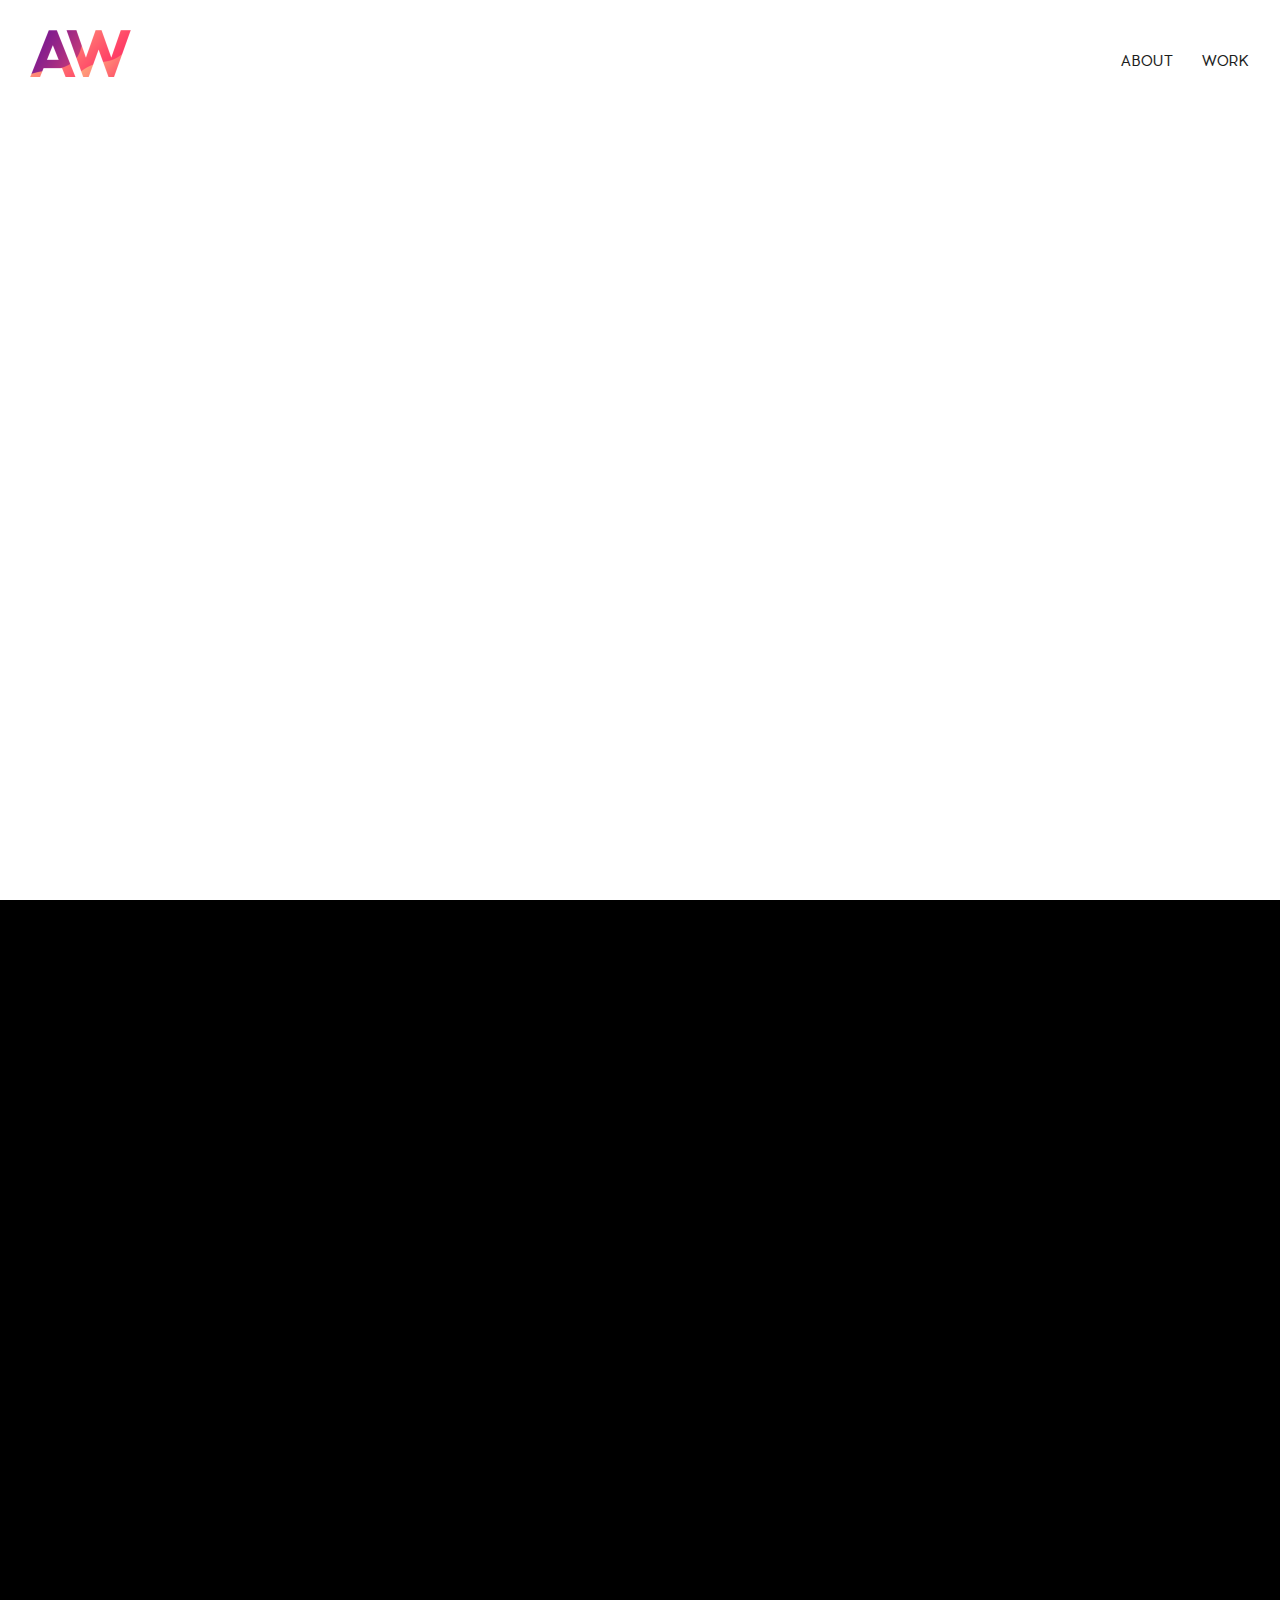
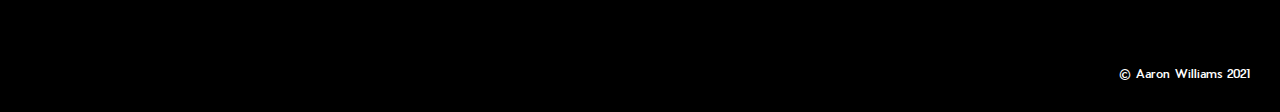
<file: index.html>
<!DOCTYPE html>
<html>
<head>
  <meta charset="UTF-8">
  <title>Aaron Williams - Welcome</title>

  <link rel="stylesheet" href="css/main.css" type="text/css">
  <link rel="stylesheet" href="css/flexboxgrid.min.css" type="text/css">
  <script src="https://cdnjs.cloudflare.com/ajax/libs/jquery/3.4.1/jquery.min.js" integrity="sha256-CSXorXvZcTkaix6Yvo6HppcZGetbYMGWSFlBw8HfCJo=" crossorigin="anonymous"></script>
  <link href="https://unpkg.com/aos@2.3.1/dist/aos.css" rel="stylesheet">
  <script src="https://unpkg.com/aos@2.3.1/dist/aos.js"></script>
  <meta name="viewport" content="width=device-width, initial-scale=1">

</head>
<body>

  <main class="intro">
    <a href="index.html" class="logo"><img src="img/logo-active.png" height="47" width="101" /></a>

    <nav>
      <ul>
        <li><a href="about.html">About</a></li>
        <li><a class="overlay-switcher" id="toggle">Work</a></li>
      </ul>
    </nav>

    <article role="main">
      <h1>Hi I’m Aaron,<br />a designer focused on Visual, UI, and UX Design. I'm somewhere in Europe as the lead product designer at <a href="http://contingent.ai" style="color:black;">Contingent</a>.</h1>
      <div class="social">
        <a href="http://behance.net/aaron-williams"><span class="icon-wide icon-behance"></span></a>
        <a href="http://linkedin.com/in/aaronbenwilliams/"><span class="icon icon-linkedin"></span></a>
        <a href="http://dribbble.com/aaronthesheep"><span class="icon icon-dribbble"></span></a>
      </div>
    </article>
  </main>

  <!-- Fullscreen navigation -->
  <div class="overlay" id="overlay">
    <nav class="overlay-menu">
      <ul>
        <li><a href="work-ce.html">Code Enigma</a></li>
        <li><a href="work-ctbto.html">CTBTO - United Nations</a></li>
        <li>St John's - Cambridge University - Coming soon</li>
      </ul>
    </nav>
  </div>

  <section class="dark">
    <article data-aos="fade-in" data-aos-easing="ease-in-sine" data-aos-duration="800">
      <div class="inner">
        <img src="img/aaron-bw.jpg" height="627" width="470" />
        <div class="text">
          <p class="lead-onblack">Almost 15 years of designing later I can fit all of my possesions into one bag and still don’t own an iron. Let me explain...</p>
          <a href="https://hello-aaron.com/about.html" class="btn btn-white">My story</a>
        </div>
      </div>
    </article>
  </section>


  <footer>
    <span>&copy; Aaron Williams 2021</span>
  </footer>

  <script src="js/main.min.js"></script>

  <script>
    AOS.init();
  </script>


</body>
</html>
</file>
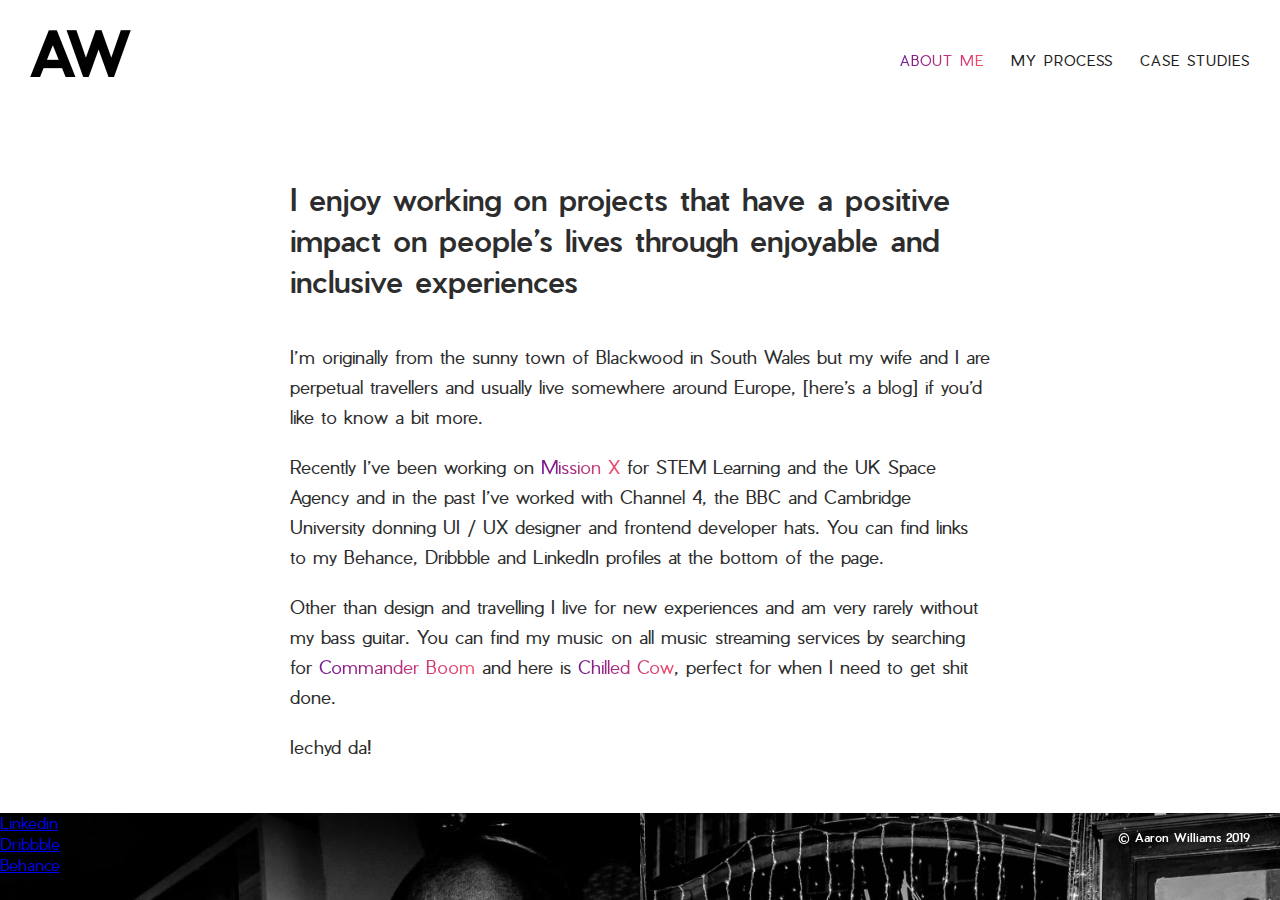
<file: about-old.html>
<!DOCTYPE html>
<html>
<head>
  <meta charset="UTF-8">
  <title>AW - About me</title>

  <link rel="stylesheet" href="css/main.css" type="text/css">
  <link rel="stylesheet" href="css/flexboxgrid.min.css" type="text/css">

  <script src="https://cdnjs.cloudflare.com/ajax/libs/jquery/3.4.1/jquery.min.js" integrity="sha256-CSXorXvZcTkaix6Yvo6HppcZGetbYMGWSFlBw8HfCJo=" crossorigin="anonymous"></script>

</head>
<body>

  <main>

    <a href="#" class="logo"><img src="img/logo-inactive.png" height="47" width="101" /></a>

    <nav>
      <ul>
        <li><a href="about.html" class="active">About me</a></li>
        <li><a href="process.html">My process</a></li>
        <li><a href="studies.html">Case Studies</a></li>
      </ul>
    </nav>

    <article role="main" class="content">
      <h1>I enjoy working on projects that have a positive impact on people’s lives through enjoyable and inclusive experiences</h1>
      <p>I’m originally from the sunny town of Blackwood in South Wales but my wife and I are perpetual travellers and usually live somewhere around Europe, [here’s a blog] if you’d like to know a bit more.</p>
      <p>Recently I’ve been working on <a href="http://stem.org.uk/missionx" title="Mission X">Mission X</a> for STEM Learning and the UK Space Agency and in the past I’ve worked with Channel 4, the BBC and Cambridge University donning UI / UX designer and frontend developer hats. You can find links to my Behance, Dribbble and LinkedIn profiles at the bottom of the page.</p>
      <p>Other than design and travelling I live for new experiences and am very rarely without my bass guitar. You can find my music on all music streaming services by searching for <a href="https://open.spotify.com/artist/2bCwL8Sjg1qBx5qARgNCJn" title="Commander BOOM on Spotify">Commander Boom</a> and here is <a href="https://www.youtube.com/watch?v=hHW1oY26kxQ" title="Chilled Cow - Lofi hiphop livestream">Chilled Cow</a>, perfect for when I need to get shit done.</p>
      <p>Iechyd da!</p>
    </article>
  </main>

  <aside id="strip-double">
    <div class="masonry gutterless">
      <div class="brick"><img src="img/images/17.jpg" alt="Grapes" title="Grapes"></div>
      <div class="brick"><img src="img/images/13.jpg" alt="Pears" title="Pears"></div>
      <div class="brick"><img src="img/images/3.jpg" alt="Blueberries" title="Blueberries"></div>
      <div class="brick"><img src="img/images/16.jpg" alt="Cherries" title="Cherries"></div>
      <div class="brick"><img src="img/images/8.jpg" alt="Grapes" title="Grapes"></div>
      <div class="brick"><img src="img/images/9.jpg" alt="Cherry plant" title="Cherry plant"></div>
      <div class="brick"><img src="img/images/10.jpg" alt="Oranges and Pomegranates" title="Oranges and Pomegranates"></div>
      <div class="brick"><img src="img/images/11.jpg" alt="Strawberry" title="Strawberry"></div>
      <div class="brick"><img src="img/images/12.jpg" alt="Blueberries" title="Blueberries"></div>
      <div class="brick"><img src="img/images/7.jpg" alt="Cherries" title="Cherries"></div>
      <div class="brick"><img src="img/images/2.jpg" alt="Strawberry" title="Strawberry"></div>
      <div class="brick"><img src="img/images/15.jpg" alt="Lemons" title="Lemons"></div>
      <div class="brick"><img src="img/images/1.jpg" alt="Oranges and Pomegranates" title="Oranges and Pomegranates"></div>
      <div class="brick"><img src="img/images/4.jpg" alt="Pears" title="Pears"></div>
      <div class="brick"><img src="img/images/18.jpg" alt="Grapes" title="Grapes"></div>
      <div class="brick"><img src="img/images/14.jpg" alt="Easter-eggs" title="Easter-eggs"></div>
      <div class="brick"><img src="img/images/19.jpg" alt="Grapes" title="Grapes"></div>
      <div class="brick"><img src="img/images/5.jpg" alt="Easter-eggs" title="Easter-eggs"></div>
      <div class="brick"><img src="img/images/6.jpg" alt="Lemons" title="Lemons"></div>
      <div class="brick"><img src="img/images/20.jpg" alt="Grapes" title="Grapes"></div>
    </div>
  </aside>

  <footer>
    <ul>
      <li><a href="#">Linkedin</a></li>
      <li><a href="#">Dribbble</a></li>
      <li><a href="#">Behance</a></li>
    </ul>
    <span>&copy; Aaron Williams 2019</span>
  </footer>

  <script src="js/main.min.js"></script>
</body>
</html>
</file>
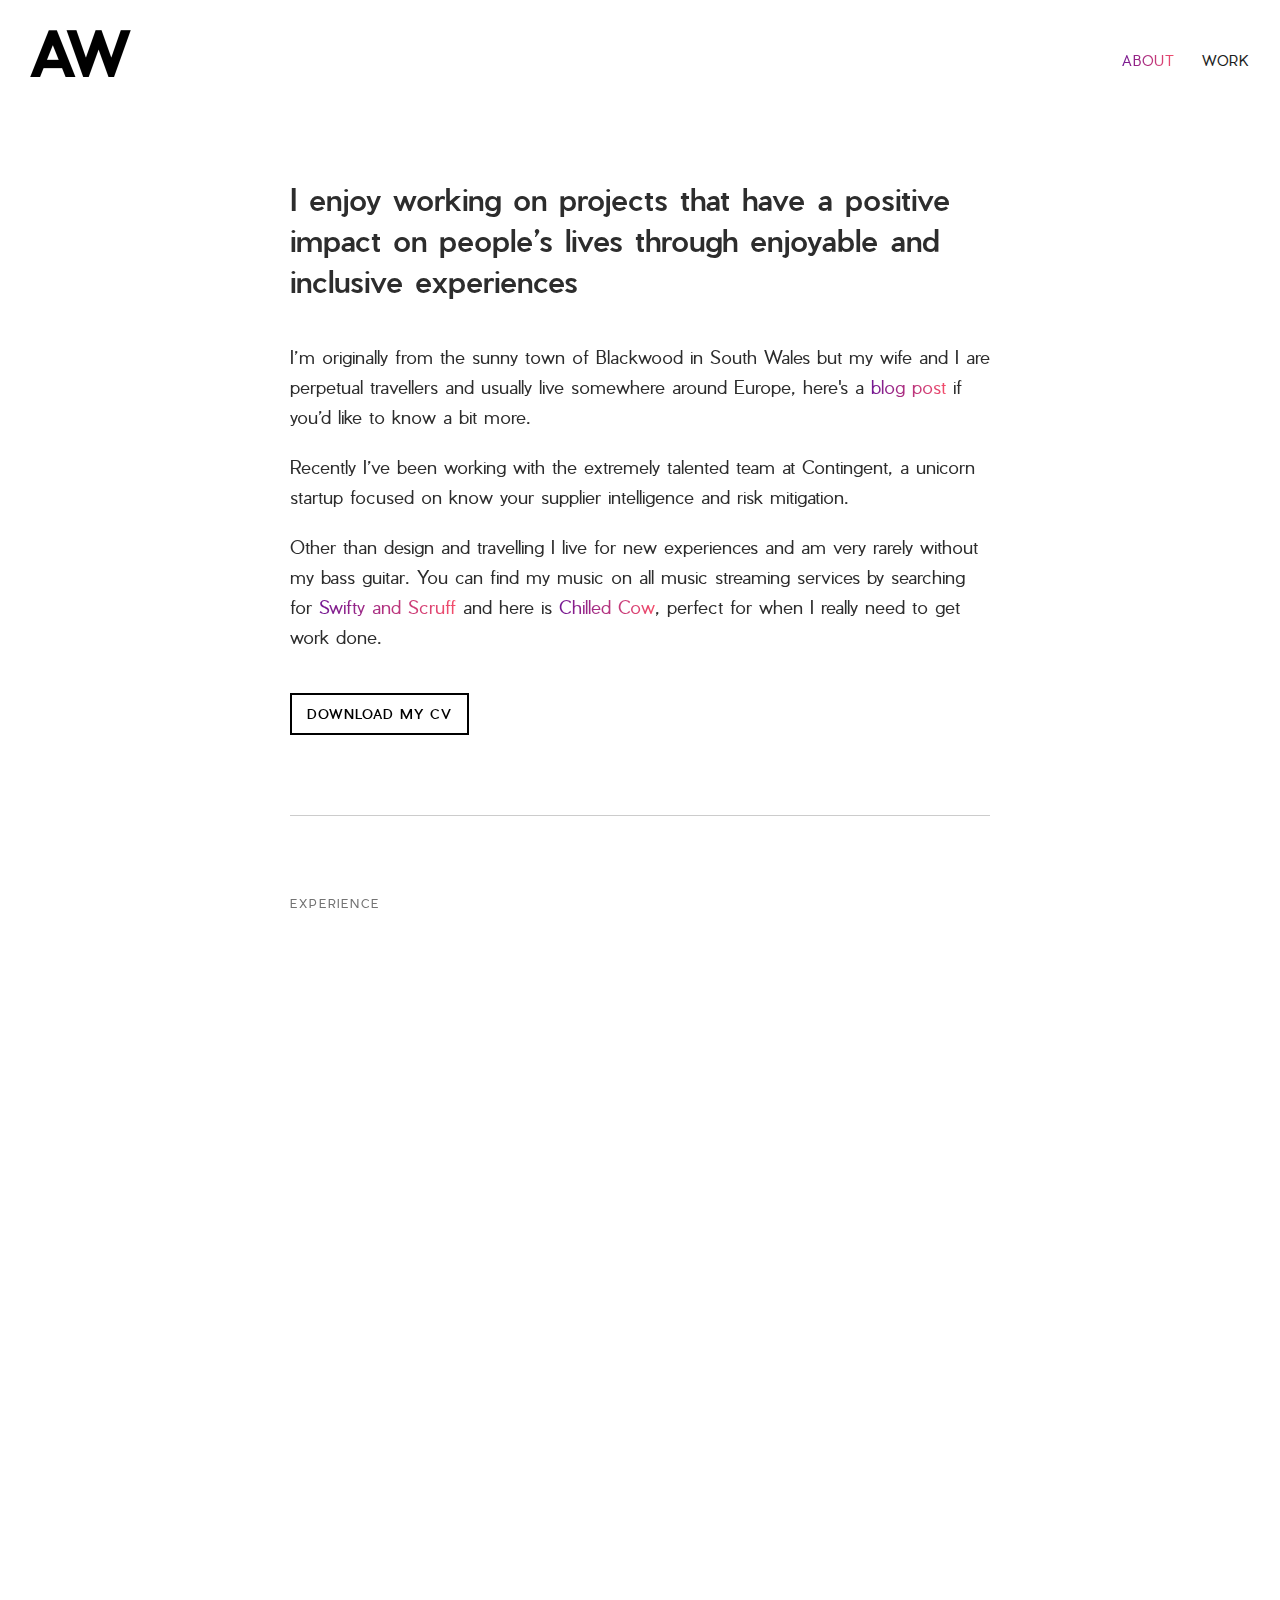
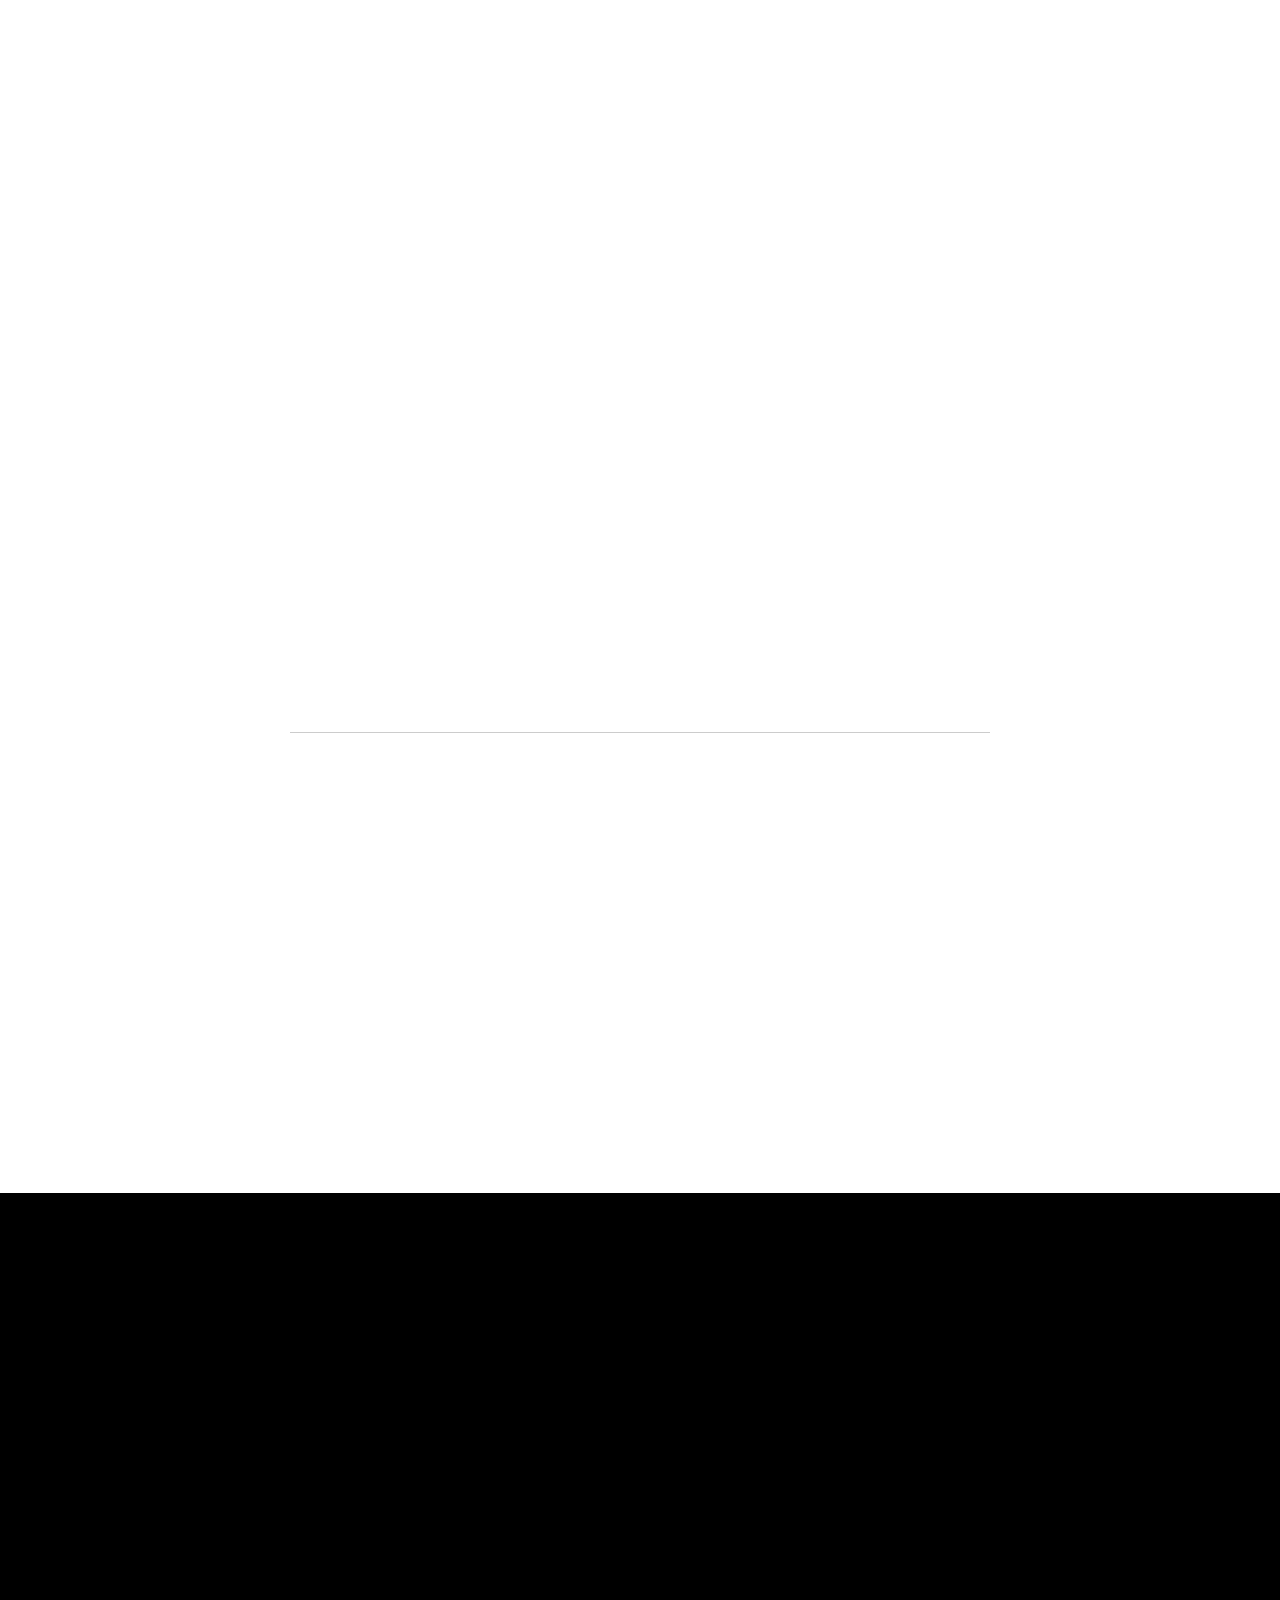
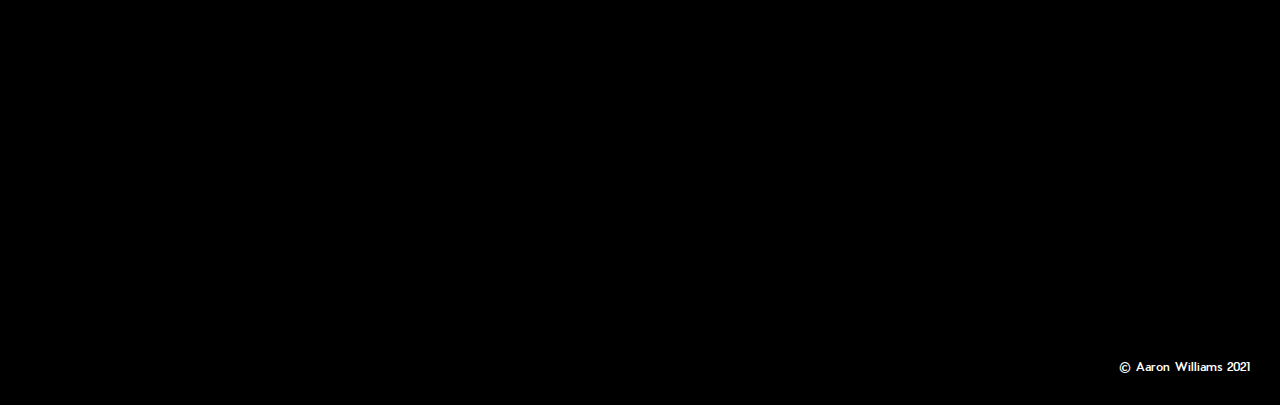
<file: about.html>
<!DOCTYPE html>
<html>
<head>
  <meta charset="UTF-8">
  <title>Aaron Williams - About</title>

  <link rel="stylesheet" href="css/main.css" type="text/css">
  <link rel="stylesheet" href="css/flexboxgrid.min.css" type="text/css">
  <script src="https://cdnjs.cloudflare.com/ajax/libs/jquery/3.4.1/jquery.min.js" integrity="sha256-CSXorXvZcTkaix6Yvo6HppcZGetbYMGWSFlBw8HfCJo=" crossorigin="anonymous"></script>
  <link href="https://unpkg.com/aos@2.3.1/dist/aos.css" rel="stylesheet">
  <script src="https://unpkg.com/aos@2.3.1/dist/aos.js"></script>
  <meta name="viewport" content="width=device-width, initial-scale=1">

</head>
<body>

  <main>
    <a href="index.html" class="logo"><img src="img/logo-inactive.png" height="47" width="101" /></a>

    <nav>
      <ul>
        <li><a class="active" href="about.html">About</a></li>
        <li><a class="overlay-switcher" id="toggle">Work</a></li>
      </ul>
    </nav>

    <!-- Fullscreen navigation -->
    <div class="overlay" id="overlay">
      <nav class="overlay-menu">
        <ul>
          <li><a href="work-ce.html">Code Enigma</a></li>
          <li><a href="work-ctbto.html">CTBTO - United Nations</a></li>
          <li>St John's - Cambridge University - Coming soon</li>
        </ul>
      </nav>
    </div>

    <article role="main" class="content">
      <section data-aos="fade-in" data-aos-easing="ease-in-sine" data-aos-duration="300">
        <h1>I enjoy working on projects that have a positive impact on people’s lives through enjoyable and inclusive experiences</h1>
        <p>I’m originally from the sunny town of Blackwood in South Wales but my wife and I are perpetual travellers and usually live somewhere around Europe, here's a <a href="https://blog.codeenigma.com/life-of-a-digital-nomad-821c69dc5638">blog post</a> if you’d like to know a bit more.</p>
        <p>Recently I’ve been working with the extremely talented team at Contingent, a unicorn startup focused on know your supplier intelligence and risk mitigation.</p>
        <p>Other than design and travelling I live for new experiences and am very rarely without my bass guitar. You can find my music on all music streaming services by searching for <a href="https://soundcloud.com/swifty-scruff" title="Swifty and Scruff on Soundcloud">Swifty and Scruff</a> and here is <a href="https://www.youtube.com/watch?v=hHW1oY26kxQ" title="Chilled Cow - Lofi hiphop livestream">Chilled Cow</a>, perfect for when I really need to get work done.</p>
        <a href="/img/resume/resume-aaron-williams-2020.pdf" download="Aaron Williams CV" class="btn btn-black-outline">Download my CV</a>
        <hr>
      </section>
      <h2 data-aos="fade-in" data-aos-easing="ease-in-sine" data-aos-duration="300">Experience</h2>
      <!-- Job 0.1 -->
      <section data-aos="fade-in" data-aos-easing="ease-in-sine" data-aos-duration="300">
        <span class="job-title">Lead Product Designer - Contingent <small>2020 - Present</small></span>
        <p>Leading UX/product design and setting up design process at Contingent.</p>
      </section>
      <!-- Job one -->
      <section data-aos="fade-in" data-aos-easing="ease-in-sine" data-aos-duration="300">
        <span class="job-title">UI / UX Designer - Code Enigma <small>2015 - 2020</small></span>
        <p>Have led UX and UI design across many projects while collaborating closely with developers, product owners and clients.</p>
        <p>I have been responsible for building better products with clients including the United Nations, Cambridge University and STEM Learning.</p>
      </section>
      <!-- Job two -->
      <section data-aos="fade-in" data-aos-easing="ease-in-sine" data-aos-duration="300">
        <span class="job-title">UX Designer - Comtec <small>2014 - 2015</small></span>
        <p>Was responsible for UX review and innovation across the company’s internal and external travel products.</p>
        <p>Pushed a human-centred approach to improving e-commerce travel websites in an agile environment.</p>
      </section>
      <!-- Job three -->
      <section data-aos="fade-in" data-aos-easing="ease-in-sine" data-aos-duration="300">
        <span class="job-title">Senior UI Designer/Developer - Plug and Play <small>2014</small></span>
        <p>Employed primarily to bridge the gap between development and design teams in a large, distributed company.</p>
        <p>I was responsible for overseeing quality standards of frontend development, working with PO’s, clients and internal teams whilst also partnering with a lead designer to deliver key projects.</p>
      </section>

      <div class="dropdown js-expandable" data-aos="fade-in" data-aos-easing="ease-in-sine" data-aos-duration="300">
      	<div class="dropdown__header">Previous positions</div>
      	<div class="dropdown__content">
          <!-- Job four -->
          <section data-aos="fade-in" data-aos-easing="ease-in-sine" data-aos-duration="300">
            <span class="job-title" >Lead UI/UX Designer - Zebedee Creations <small>2013 - 2014</small></span>
            <p>Lead designer responsible for implementing design process and delivering UX solutions while working closely with large variety of clients including Sony, Channel 4 and the Cambridge University Press.</p>
          </section>
          <!-- Job five -->
          <section data-aos="fade-in" data-aos-easing="ease-in-sine" data-aos-duration="300">
            <span class="job-title" >Digital Designer & Frontend Developer - Your Golf Travel <small>2010 - 2013</small></span>
            <p>Responsible for overseeing design and branding of <a href="#">yourgolftravel.com</a>, <a href="#">ukgolfguide.com</a> and <a href="#">fairwaytofurlong.com</a>, as well as being heading up many international print and digital advertising campaigns.</p>
          </section>
          <!-- Job six -->
          <section data-aos="fade-in" data-aos-easing="ease-in-sine" data-aos-duration="300">
            <span class="job-title" >Graphic Designer - Tinopolis Interactive <small>2008 - 2010</small></span>
            <p>Worked as a designer over digital and print formats with work taking an emphasis on illustration, photography and graphic design while working with clients including the BBC, S4C and the WJEC.</p>
          </section>
      	</div>
      </div>

      <hr class="push">
      <h3 data-aos="fade-in" data-aos-easing="ease-in-sine" data-aos-duration="300">Contact</h3>
      <section data-aos="fade-in" data-aos-easing="ease-in-sine" data-aos-duration="300">
        <ul class="about-contact">
          <li><a href="http://linkedin.com/in/aaronbenwilliams/">LinkedIn</a></li>
          <li><a href="http://behance.net/aaron-williams">Behance</a></li>
          <li class="push"><a href="http://dribbble.com/aaronthesheep">Dribbble</a></li>
          <li><a href="mailto:aaron@hello-aaron.com" class="mail">aaron@hello-aaron.com</a></li>
        </ul>
      </section>
    </article>
  </main>

  <section class="dark">
    <article data-aos="fade-in" data-aos-easing="ease-in-sine" data-aos-duration="800">
      <div class="inner">
        <img src="img/graff.jpg" height="627" width="470" />
        <div class="text">
          <p class="lead-onblack">I get to see some pretty awesome sights on my travels, I should probably start using Instagram</p>
          <a href="https://www.instagram.com/scruffypoos/" class="btn btn-white">Pretty things</a>
        </div>
      </div>
    </article>
  </section>


  <footer>
    <span>&copy; Aaron Williams 2021</span>
  </footer>

  <script src="js/main.min.js"></script>

  <script>
    AOS.init({
      offset: 5
    });
  </script>


</body>
</html>
</file>
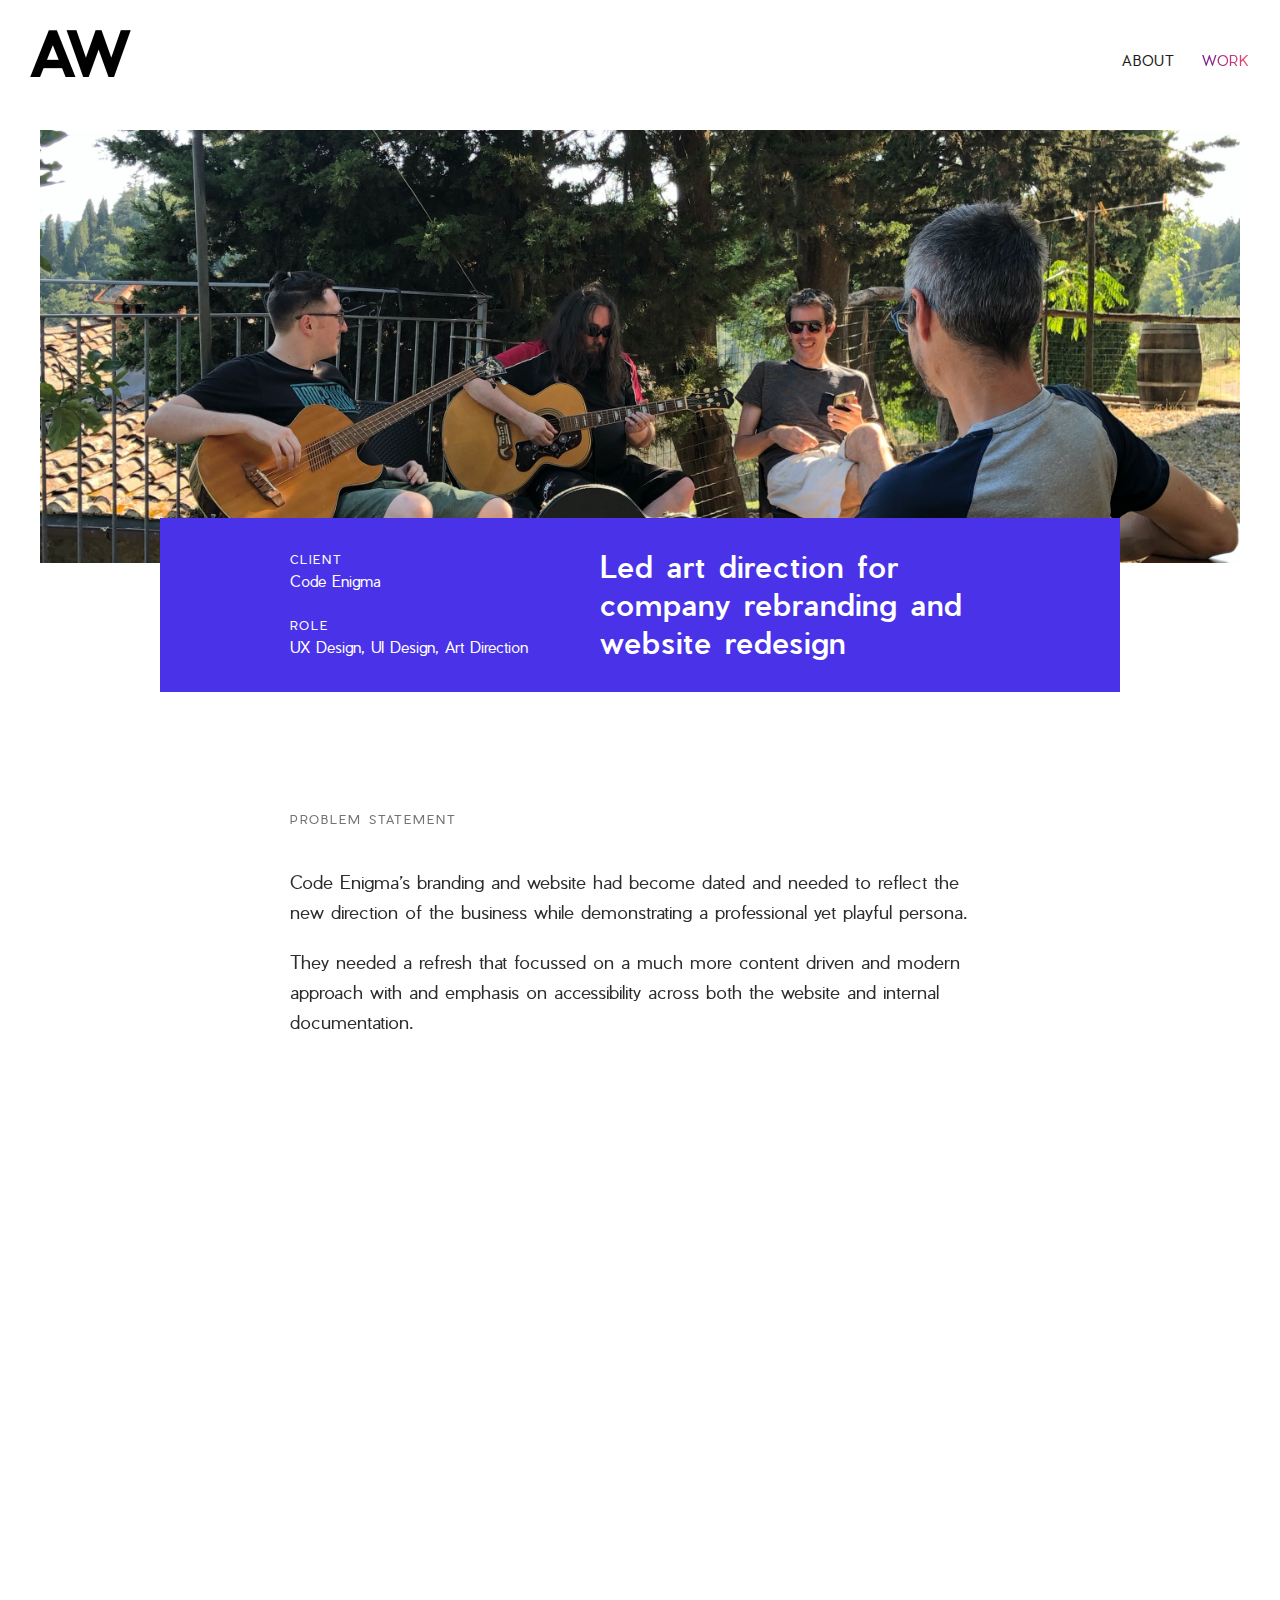
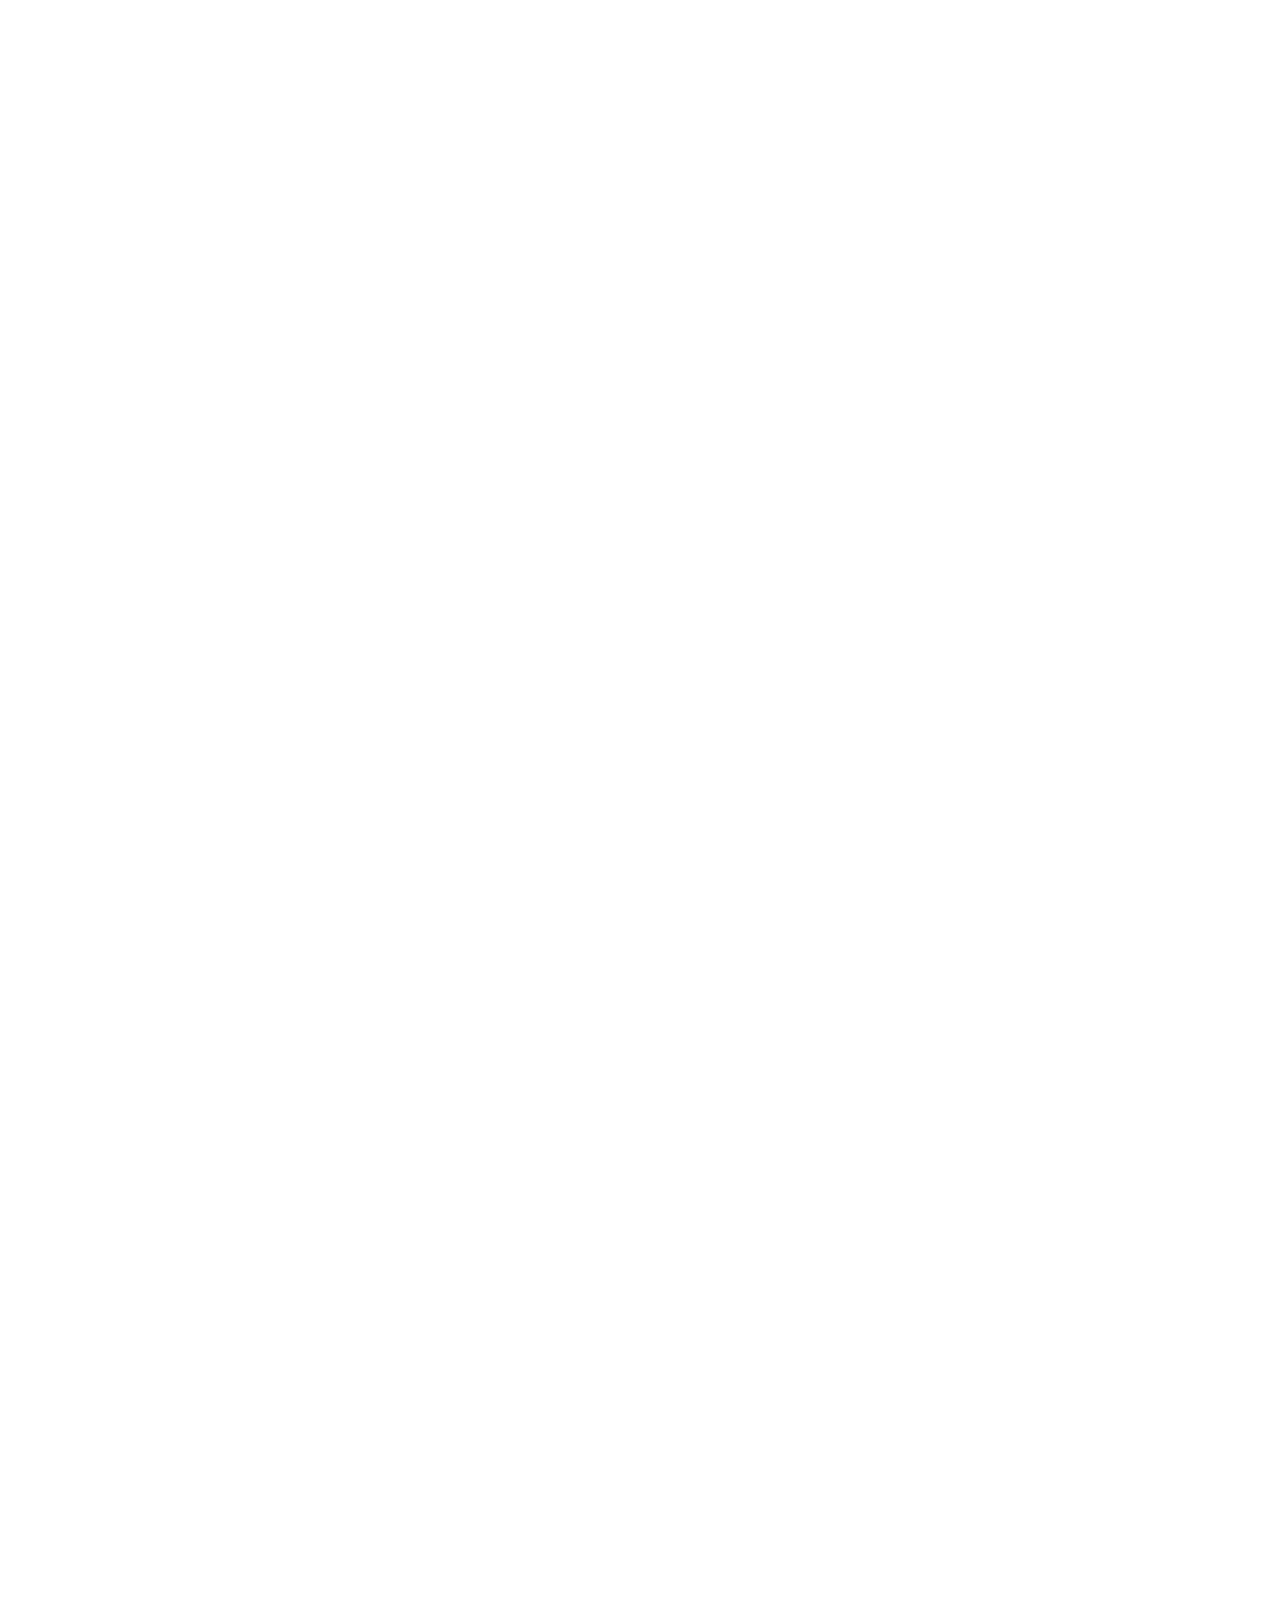
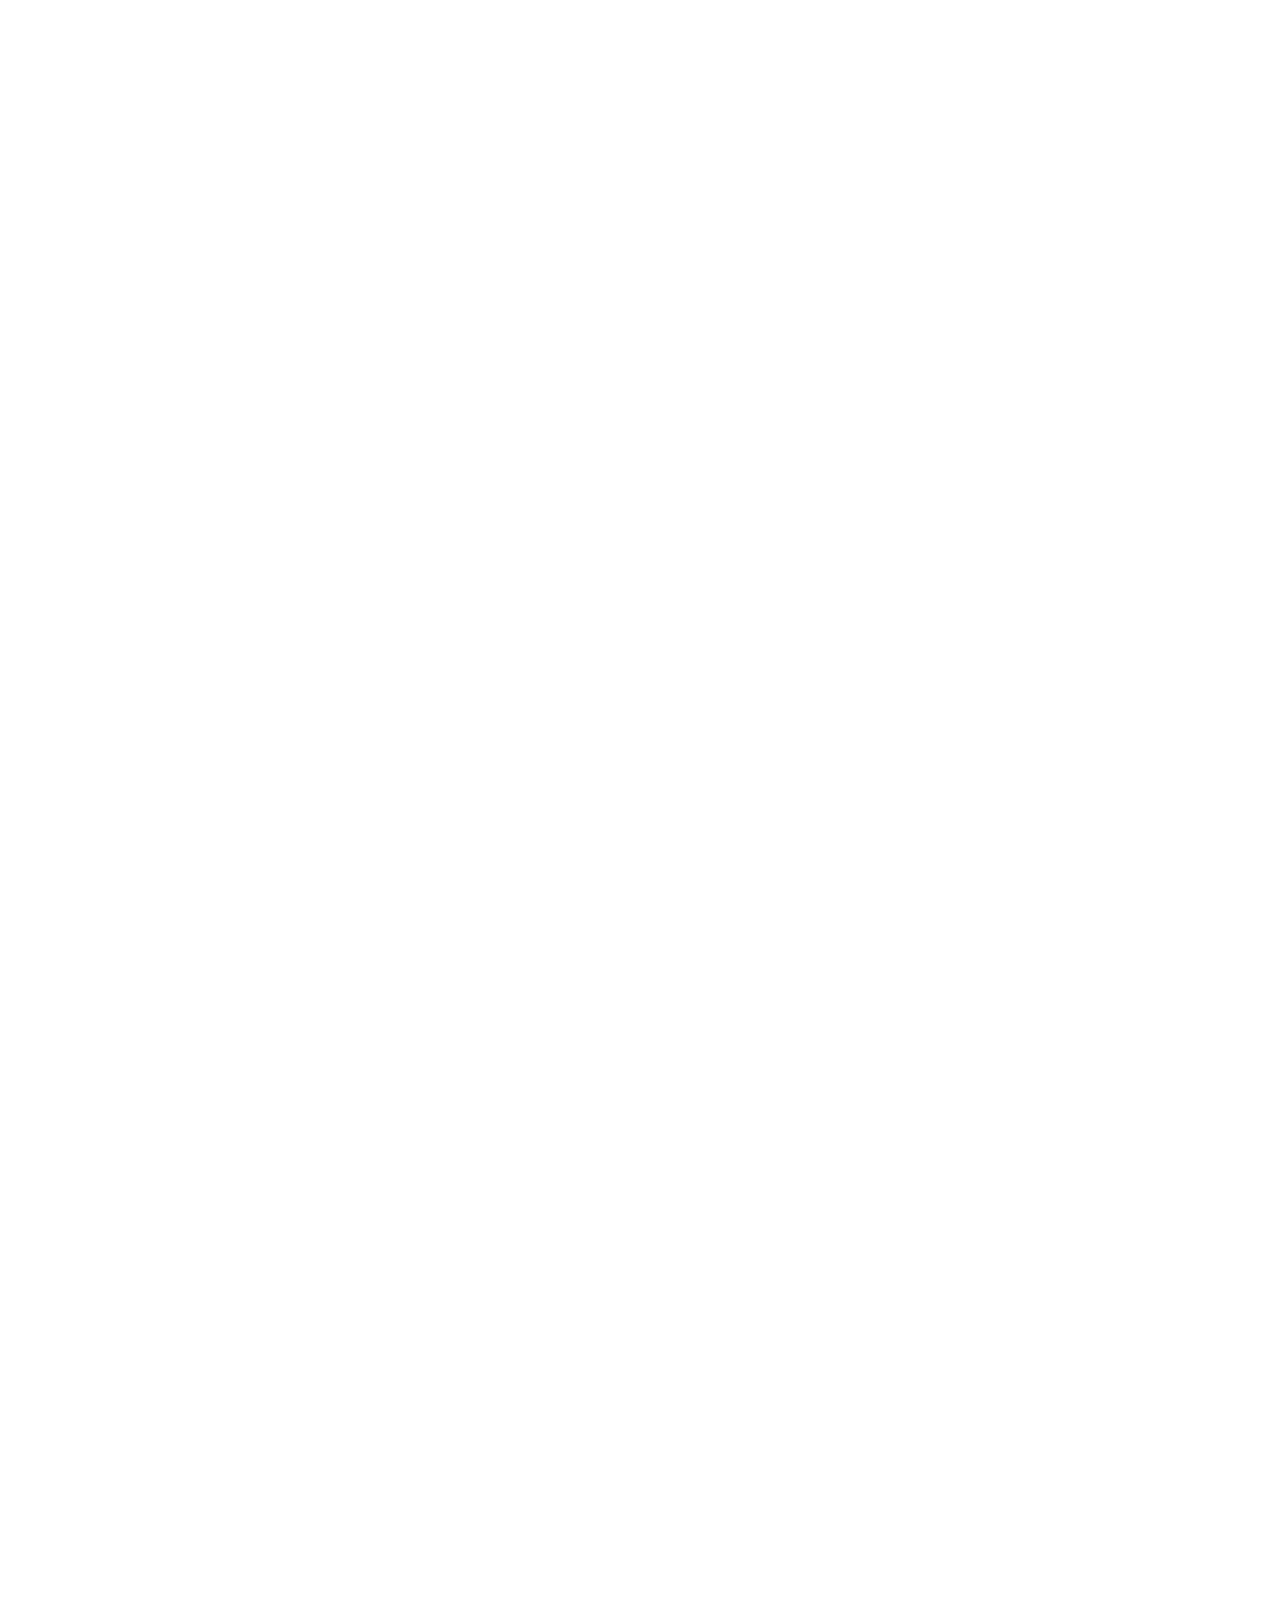
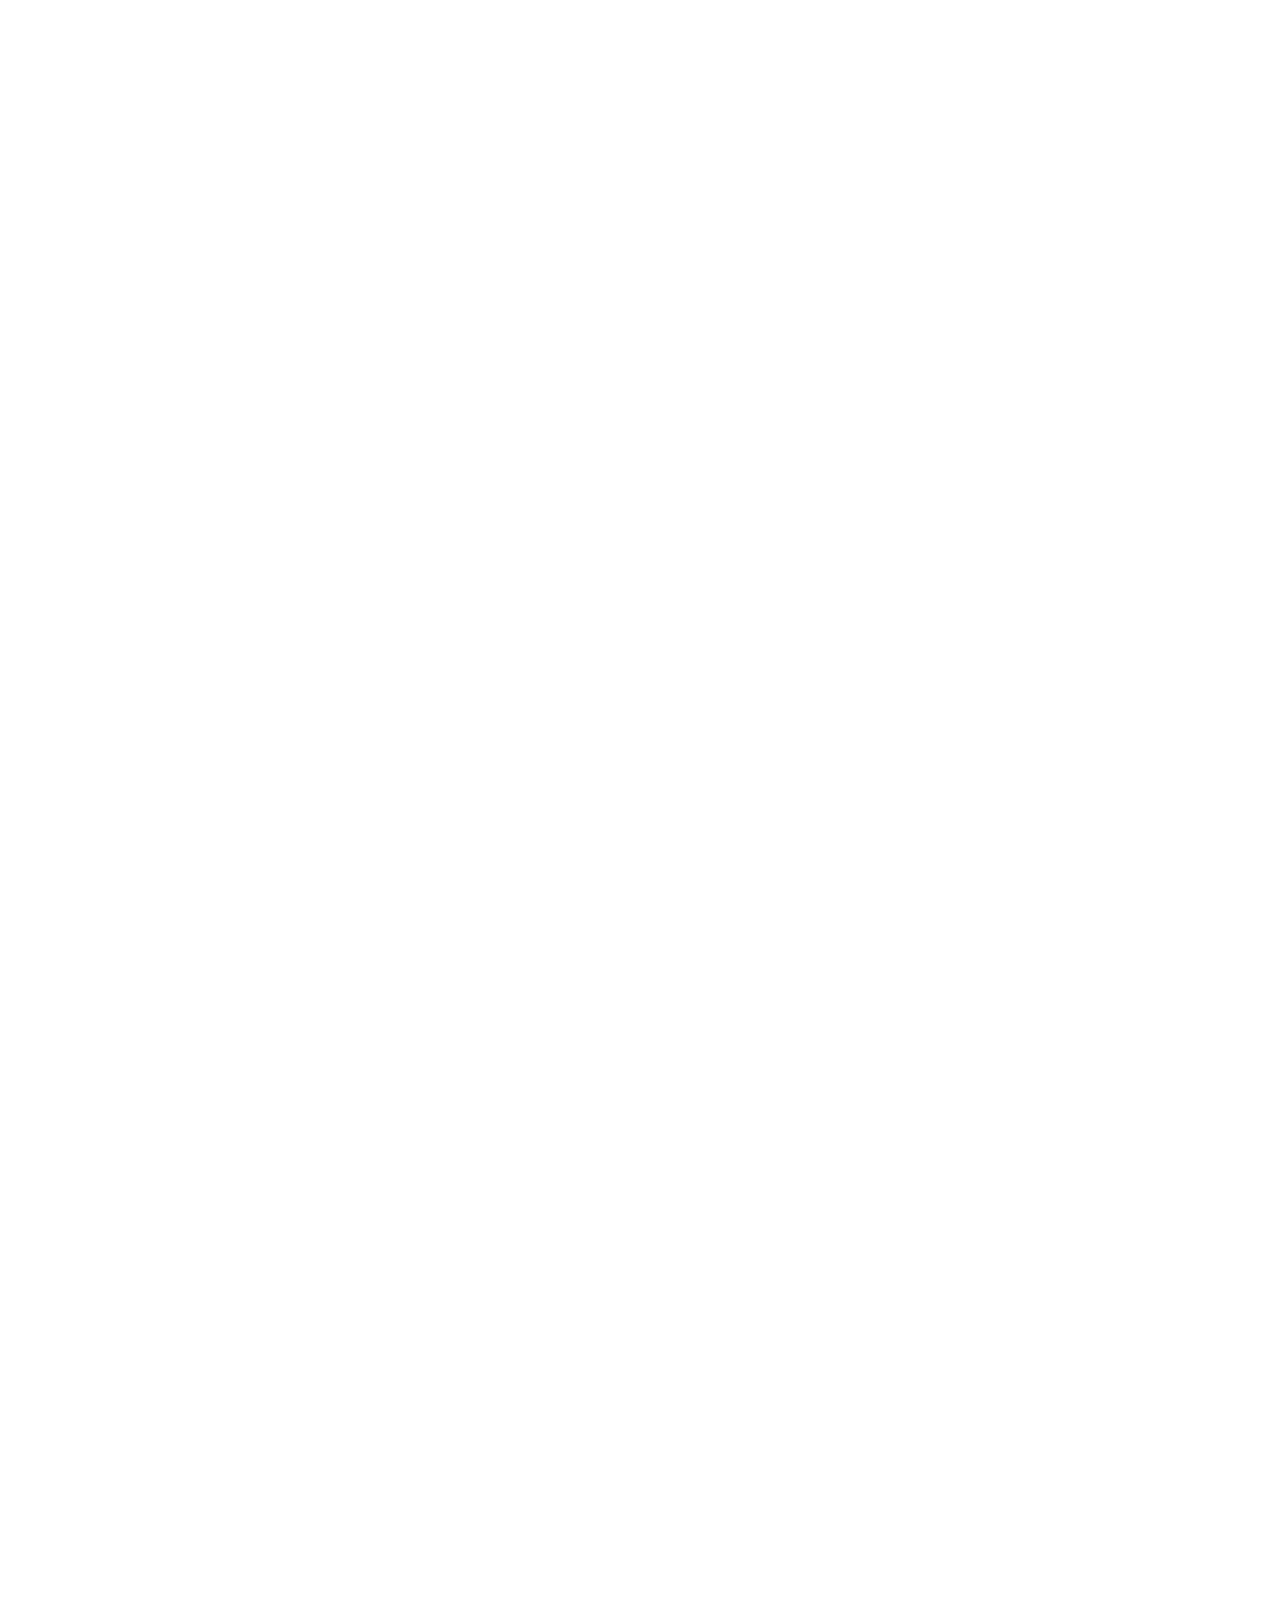
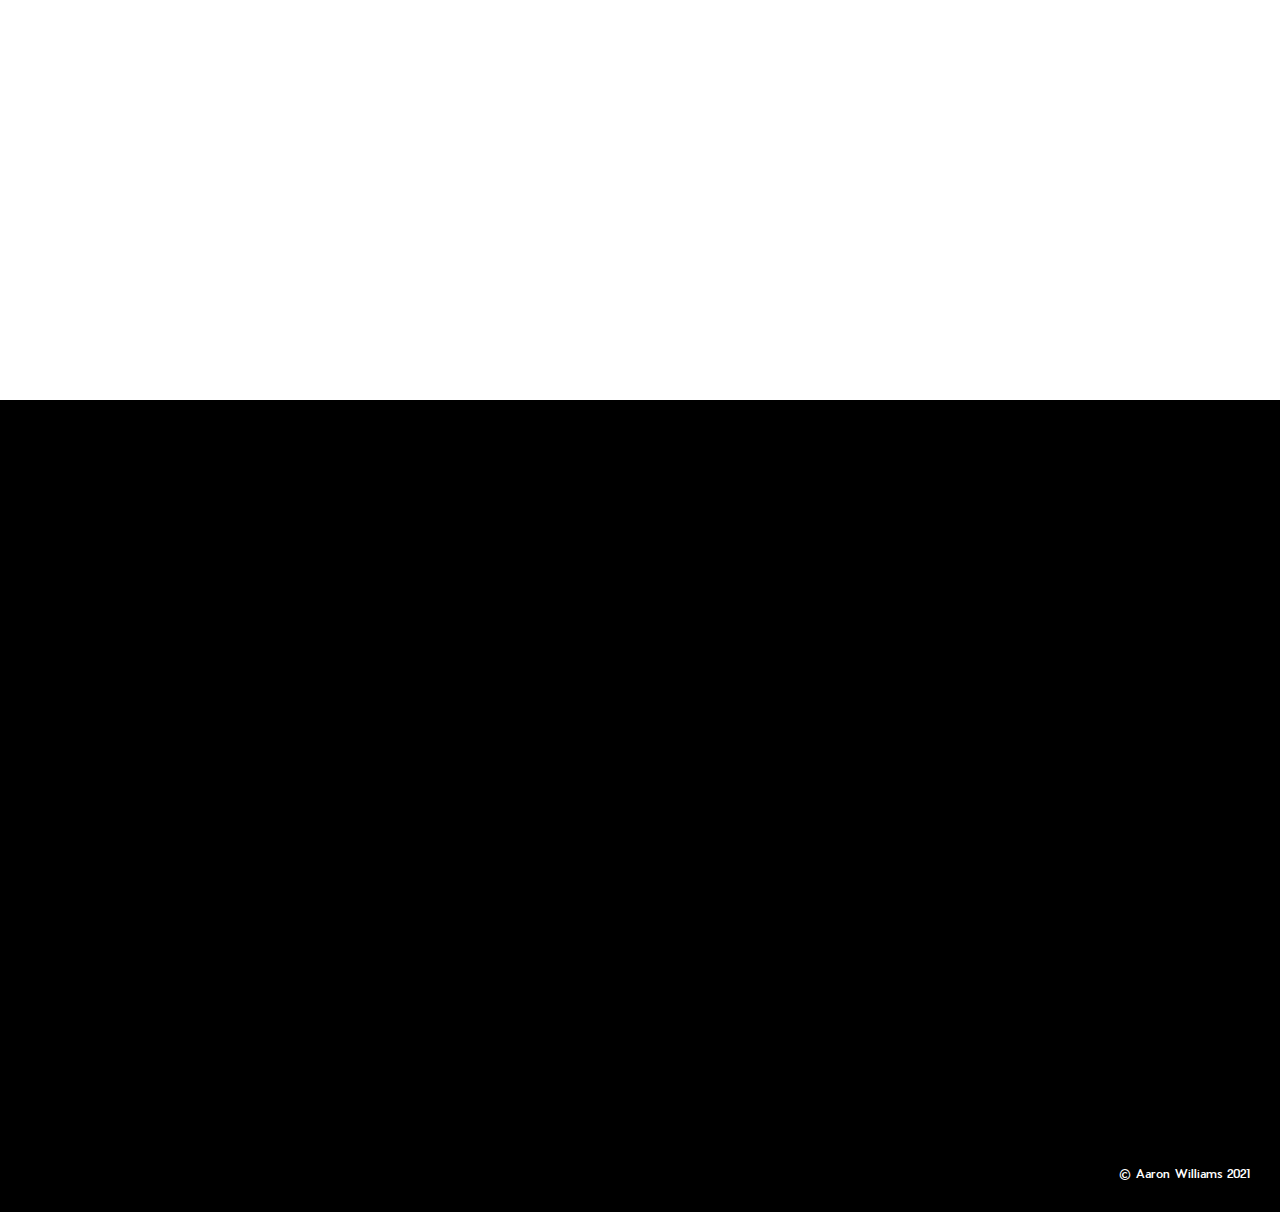
<file: work-ce.html>
<!DOCTYPE html>
<html>
<head>
  <meta charset="UTF-8">
  <title>Aaron Williams - Work - Code Enigma</title>

  <link rel="stylesheet" href="css/main.css" type="text/css">
  <link rel="stylesheet" href="css/flexboxgrid.min.css" type="text/css">
  <script src="https://cdnjs.cloudflare.com/ajax/libs/jquery/3.4.1/jquery.min.js" integrity="sha256-CSXorXvZcTkaix6Yvo6HppcZGetbYMGWSFlBw8HfCJo=" crossorigin="anonymous"></script>
  <link href="https://unpkg.com/aos@2.3.1/dist/aos.css" rel="stylesheet">
  <script src="https://unpkg.com/aos@2.3.1/dist/aos.js"></script>
  <meta name="viewport" content="width=device-width, initial-scale=1">

</head>
<body>

  <main>
    <a href="index.html" class="logo"><img src="img/logo-inactive.png" height="47" width="101" /></a>

    <nav>
      <ul>
        <li><a href="about.html">About</a></li>
        <li><a class="overlay-switcher active" id="toggle">Work</a></li>
      </ul>
    </nav>

    <!-- Fullscreen navigation -->
    <div class="overlay" id="overlay">
      <nav class="overlay-menu">
        <ul>
          <li><a href="work-ce.html">Code Enigma</a></li>
          <li><a href="work-ctbto.html">CTBTO - United Nations</a></li>
          <li>St John's - Cambridge University - Coming soon</li>
        </ul>
      </nav>
    </div>

    <article role="main" class="case-study">
      <div class="image-container">
        <img src="/img/work/ce/lead.jpg" />
      </div>

      <!-- Summary -->
      <div class="summary" data-aos="fade-in" data-aos-easing="ease-in-sine" data-aos-duration="300">
        <div class="inner">
          <div class="grid">
            <div class="info">
              <span class="subtitle">Client</span>
              <p class="client">Code Enigma</p>
              <span class="subtitle">Role</span>
              <p>UX Design, UI Design, Art Direction</p>
            </div>
            <div class="intro">
              <h1>Led art direction for company rebranding and website redesign</h1>
            </div>
          </div>
        </div>
      </div>

      <!-- Problem statement -->
      <div class="content" data-aos="fade-in" data-aos-easing="ease-in-sine" data-aos-duration="300">
        <h2>Problem statement</h2>
        <p>Code Enigma’s branding and website had become dated and needed to reflect the new direction of the business while demonstrating a professional yet playful persona.</p>
        <p>They needed a refresh that focussed on a much more content driven and modern approach with and emphasis on accessibility across both the website and internal documentation.</p>
      </div>

      <!-- Product mockup 1 -->
      <div class="image-full" data-aos="fade-in" data-aos-easing="ease-in-sine" data-aos-duration="300">
        <img src="/img/work/ce/webpages.jpg" />
      </div>

      <!-- Project goals -->
      <div class="content" data-aos="fade-in" data-aos-easing="ease-in-sine" data-aos-duration="300">
        <h2>Project goals</h2>
        <div class="goals">
          <div class="odd">
            <p>Updated branding to represent the whole company</p>
            <p>A straightforward website with greatly improved UX that pushes content-first</p>
          </div>
          <div class="even">
            <p>Improved internal documentation</p>
            <p>An improved sense that the company is multi-disciplined while maintaining the feeling of family</p>
          </div>
        </div>
      </div>

      <!-- Product mockup 2 -->
      <div class="image-container" data-aos="fade-in" data-aos-easing="ease-in-sine" data-aos-duration="300">
        <img src="/img/work/ce/logo.jpg" />
        <span class="caption">The updated logo</span>
      </div>

      <!-- Solution one  -->
      <div class="content" data-aos="fade-in" data-aos-easing="ease-in-sine" data-aos-duration="300">
        <h2>Modernizing the brand</h2>
        <p>The previous branding featured a motif that seemed out of place and little more than an emblem reminiscent of trendy tech companies of the early 2000s. Nobody is fully aware of how it originated, the best explanation I received was, “It’s a bit of an enigma”.  I think that phrase set the tone for the whole artwork direction, confusion is not a trait that is best associated with when selling yourself.</p>
        <p>The new direction encompasses the entire company through the use of simple iconography yet differentiates with bold colours to represent personality.</p>
        <p>Pushing content to the forefront  was a key objective so a new, clear typeface was chosen and then coupled with vintage, often comical photography so as to not overpower text while maintaining the sense that they try not to take themselves too seriously.</p>
        <p>I wrote a <a href="https://blog.codeenigma.com/rebranding-code-enigma-897becd7a970">blog</a> about this previously if you’d like to know more about the design thinking that went into the rebranding.</p>
      </div>

      <!-- Product mockup 3 -->
      <div class="image-container" data-aos="fade-in" data-aos-easing="ease-in-sine" data-aos-duration="300">
        <img src="/img/work/ce/guidelines.jpg" />
        <span class="caption">Branding guidelines</span>
      </div>

      <!-- Solution two  -->
      <div class="content" data-aos="fade-in" data-aos-easing="ease-in-sine" data-aos-duration="300">
        <h2>A clear user journey</h2>
        <p>Code Enigma has a diverse team offering everything from accessibility auditing to fully managed AWS solutions. The key to producing fluid user experience was to simplify the user journey through a much more simple navigation.</p>
        <p>A potential customer that is interested in specific service will usually be interested in one of their other services and so, a clear, uncomplicated journey encourages the user to explore further.</p>
      </div>

      <!-- Product mockup 4 -->
      <div class="image-full" data-aos="fade-in" data-aos-easing="ease-in-sine" data-aos-duration="300">
        <img src="/img/work/ce/mobiles.jpg" />
        <span class="caption">A simple navigation interface</span>
      </div>

      <!-- Solution three  -->
      <div class="content" data-aos="fade-in" data-aos-easing="ease-in-sine" data-aos-duration="300">
        <h2>Improving UX through typography</h2>
        <p>With improving content being one of the biggest driving forces behind this project, typeface and layout of both digital and print material was paramount. Each of these mediums was considered carefully and the end result is readable and accessible with regular praise coming from the work undertaken on internal documentation.</p>
      </div>

      <!-- Product mockup 5 -->
      <div class="image-container" data-aos="fade-in" data-aos-easing="ease-in-sine" data-aos-duration="300">
        <img src="/img/work/ce/moodboard.jpg" />
        <span class="caption">Moodboard chaos contrasting with clean layouts</span>
      </div>

      <!-- Retrospective  -->
      <div class="content" data-aos="fade-in" data-aos-easing="ease-in-sine" data-aos-duration="300">
        <h2>What have I learned</h2>
        <p>I have always been of the opinion that content is king, it’s the driving philosophy behind my design processes and this project reinforced that point more than any other.  Working closely with developers is a given in digital product design but that same collaboration can be overlooked when it comes to editorial. The main takeaway from this project is to insist that editor resource is available regularly and from a very early stage in the process.</p>
        <hr>
      </div>

      <!-- Research methods -->
      <div class="content methods" data-aos="fade-in" data-aos-easing="ease-in-sine" data-aos-duration="300">
        <h2>Research methods</h2>
        <div class="goals">
          <div class="odd">
            <p>Stakeholder interviews</p>
            <p>Prototype testing</p>
            <p>User journeys</p>
            <p>Personas</p>
          </div>
          <div class="even">
            <p>Information architecture</p>
            <p>Competitor analysis</p>
            <p>Analytics analysis</p>
          </div>
        </div>
      </div>

    </article>
  </main>

  <section class="dark">
    <article data-aos="fade-in" data-aos-easing="ease-in-sine" data-aos-duration="800">
      <div class="inner">
        <img src="img/graff.jpg" height="627" width="470" />
        <div class="text">
          <p class="lead-onblack">I get to see some pretty awesome sights on my travels, I should probably start using Instagram</p>
          <a href="https://www.instagram.com/scruffypoos/" class="btn btn-white">Pretty things</a>
        </div>
      </div>
    </article>
  </section>


  <footer>
    <span>&copy; Aaron Williams 2021</span>
  </footer>

  <script src="js/main.min.js"></script>

  <script>
    AOS.init({
      offset: 5
    });
  </script>


</body>
</html>
</file>
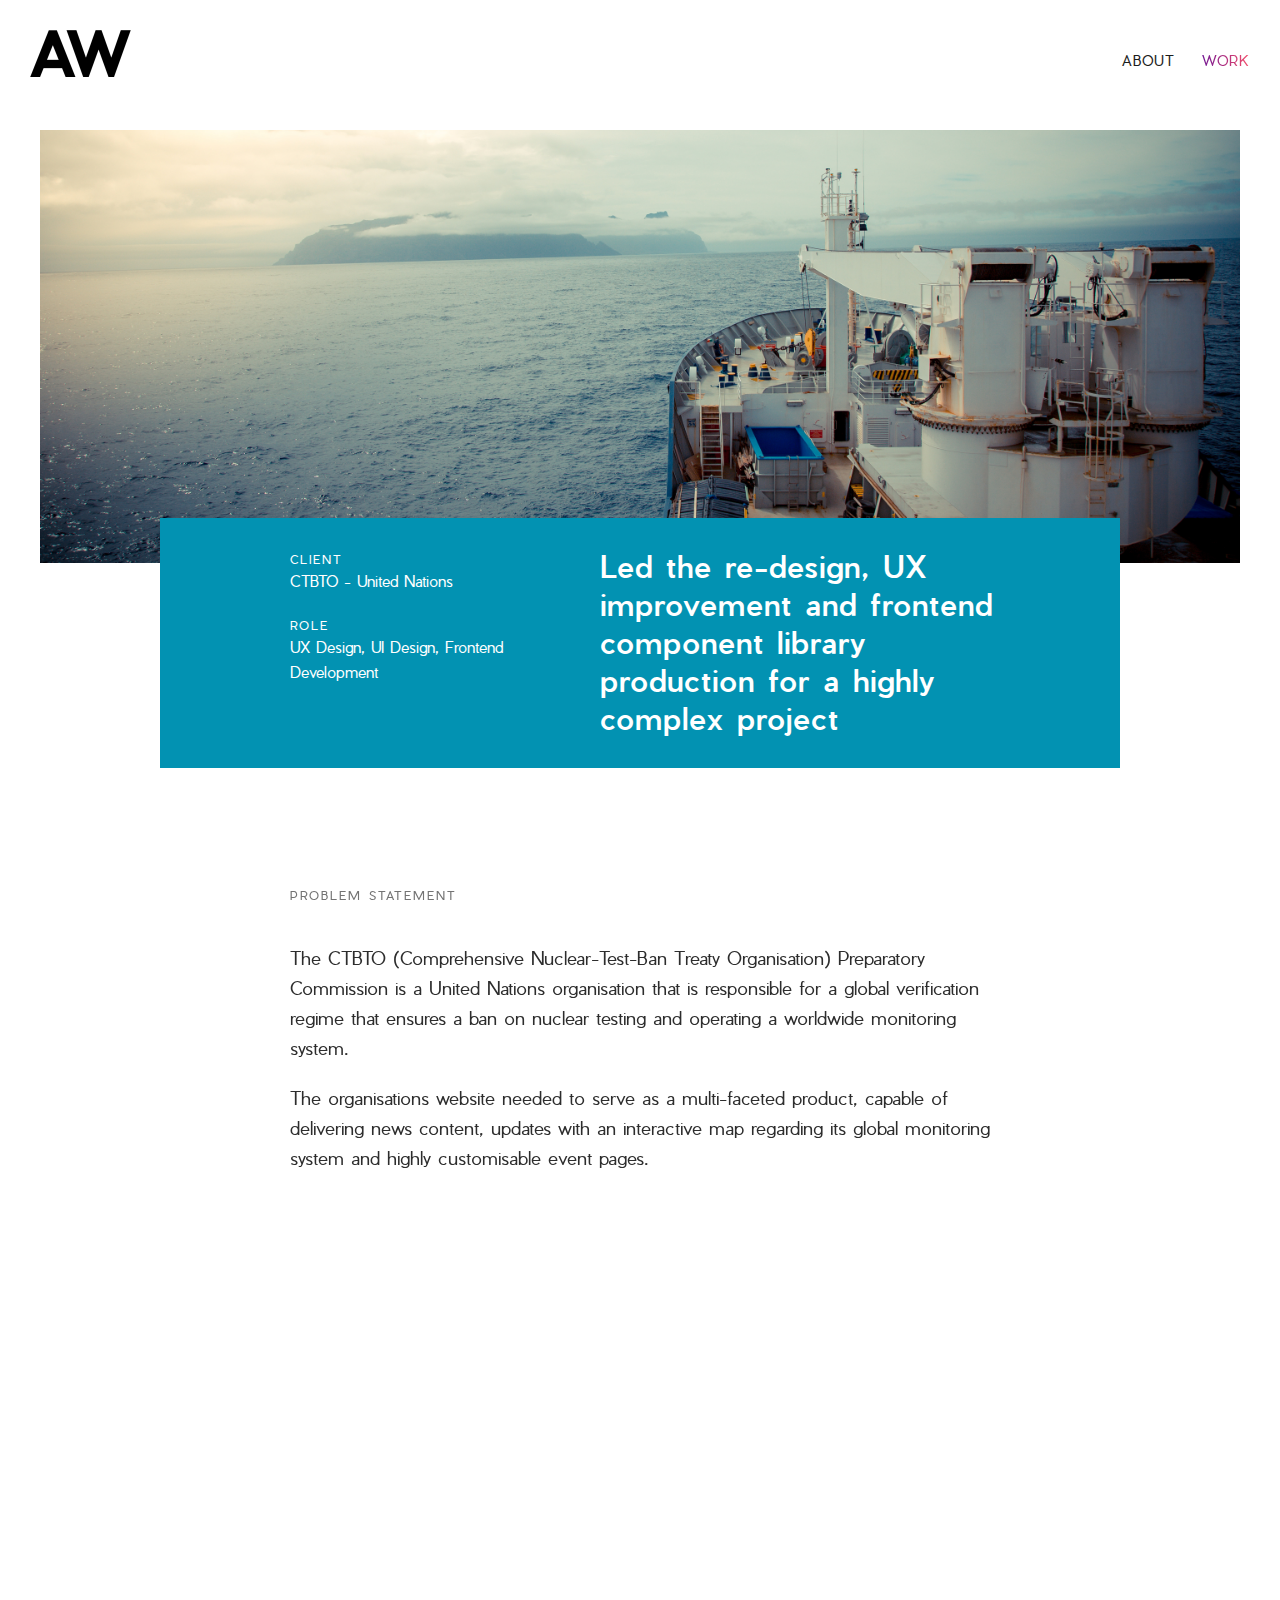
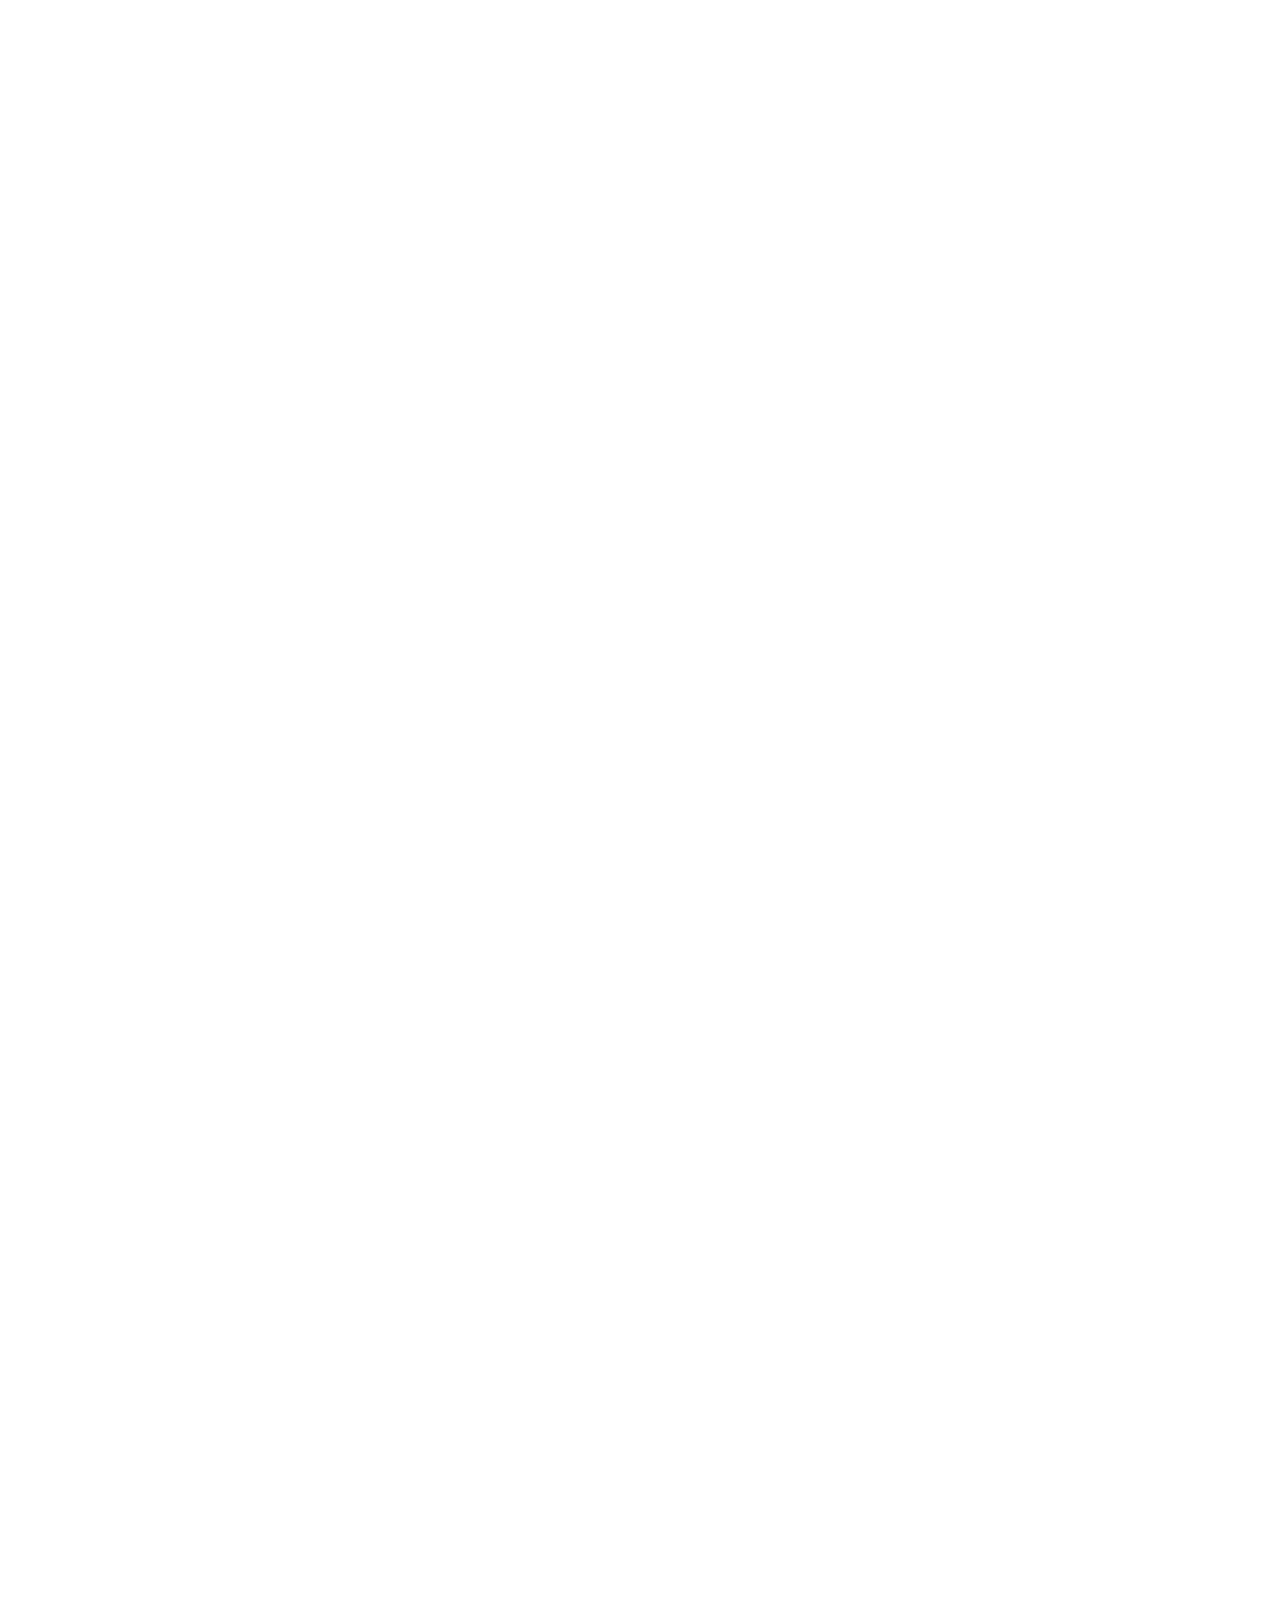
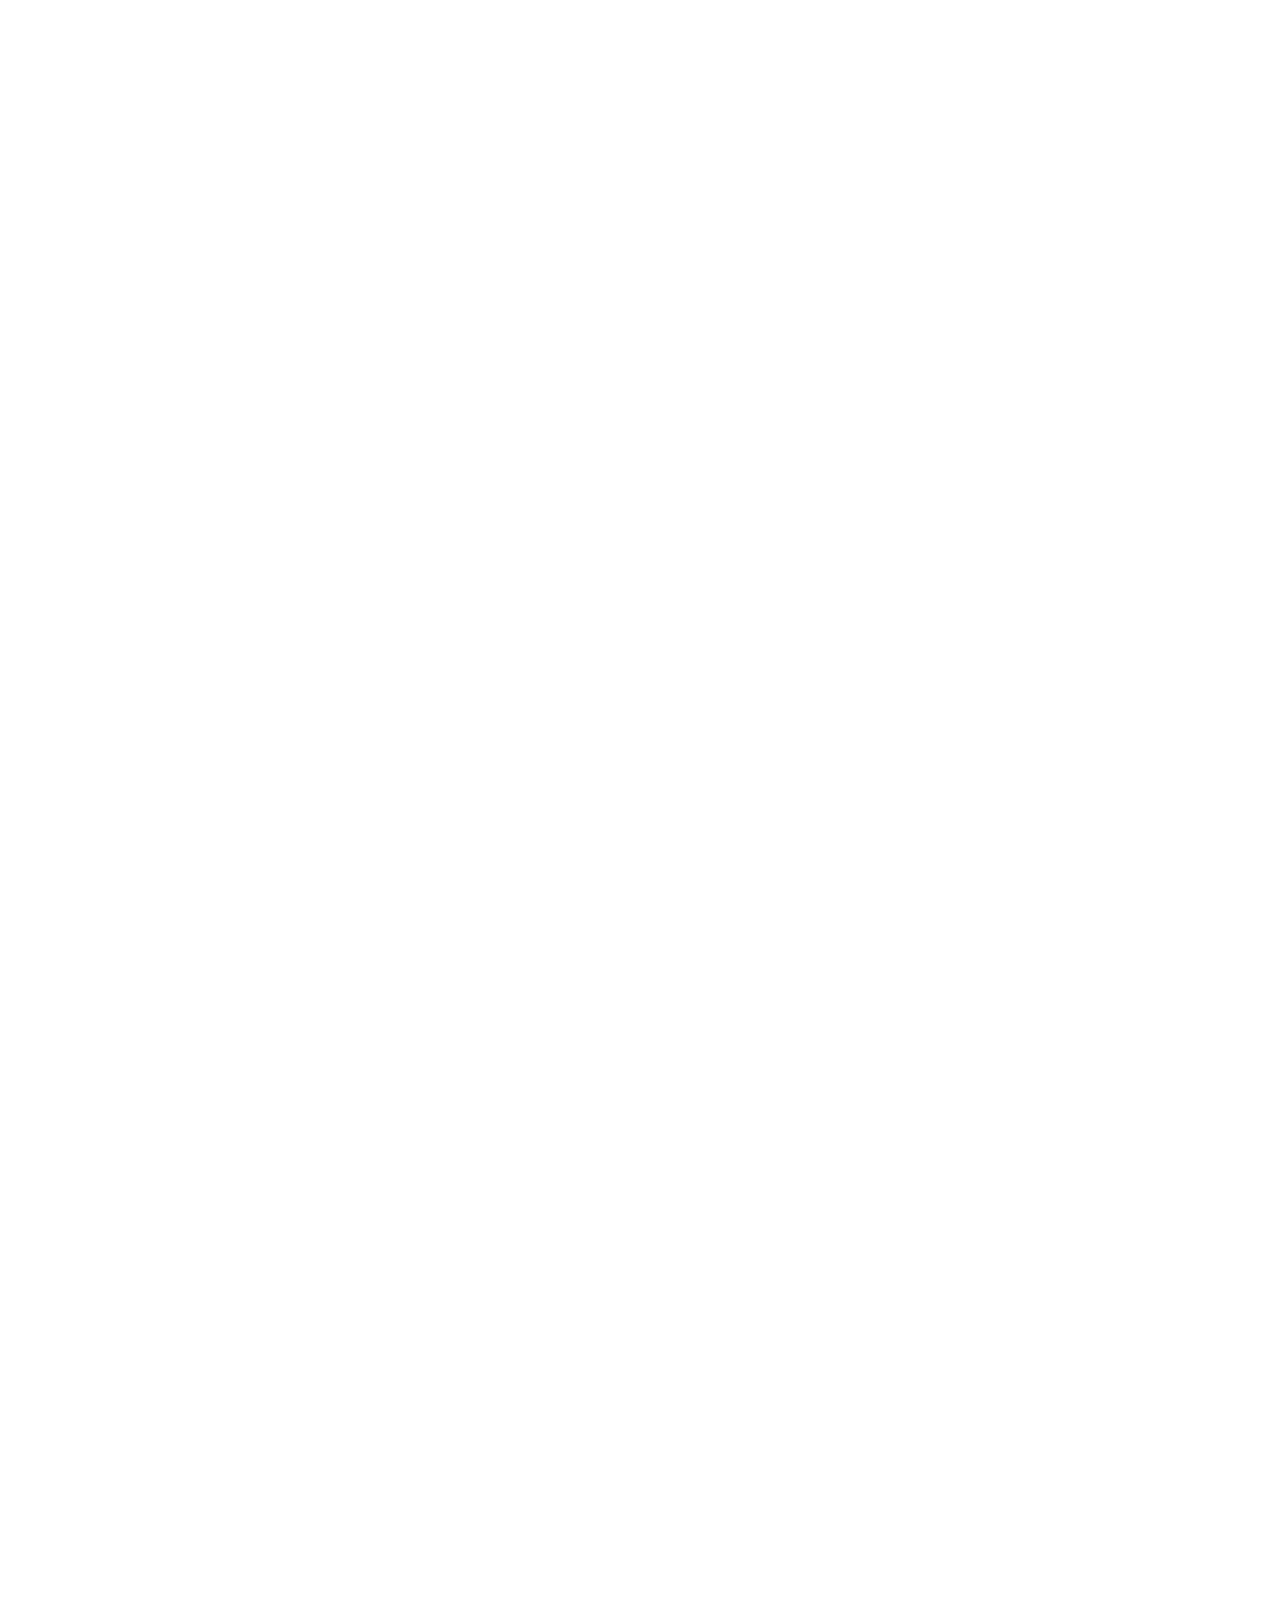
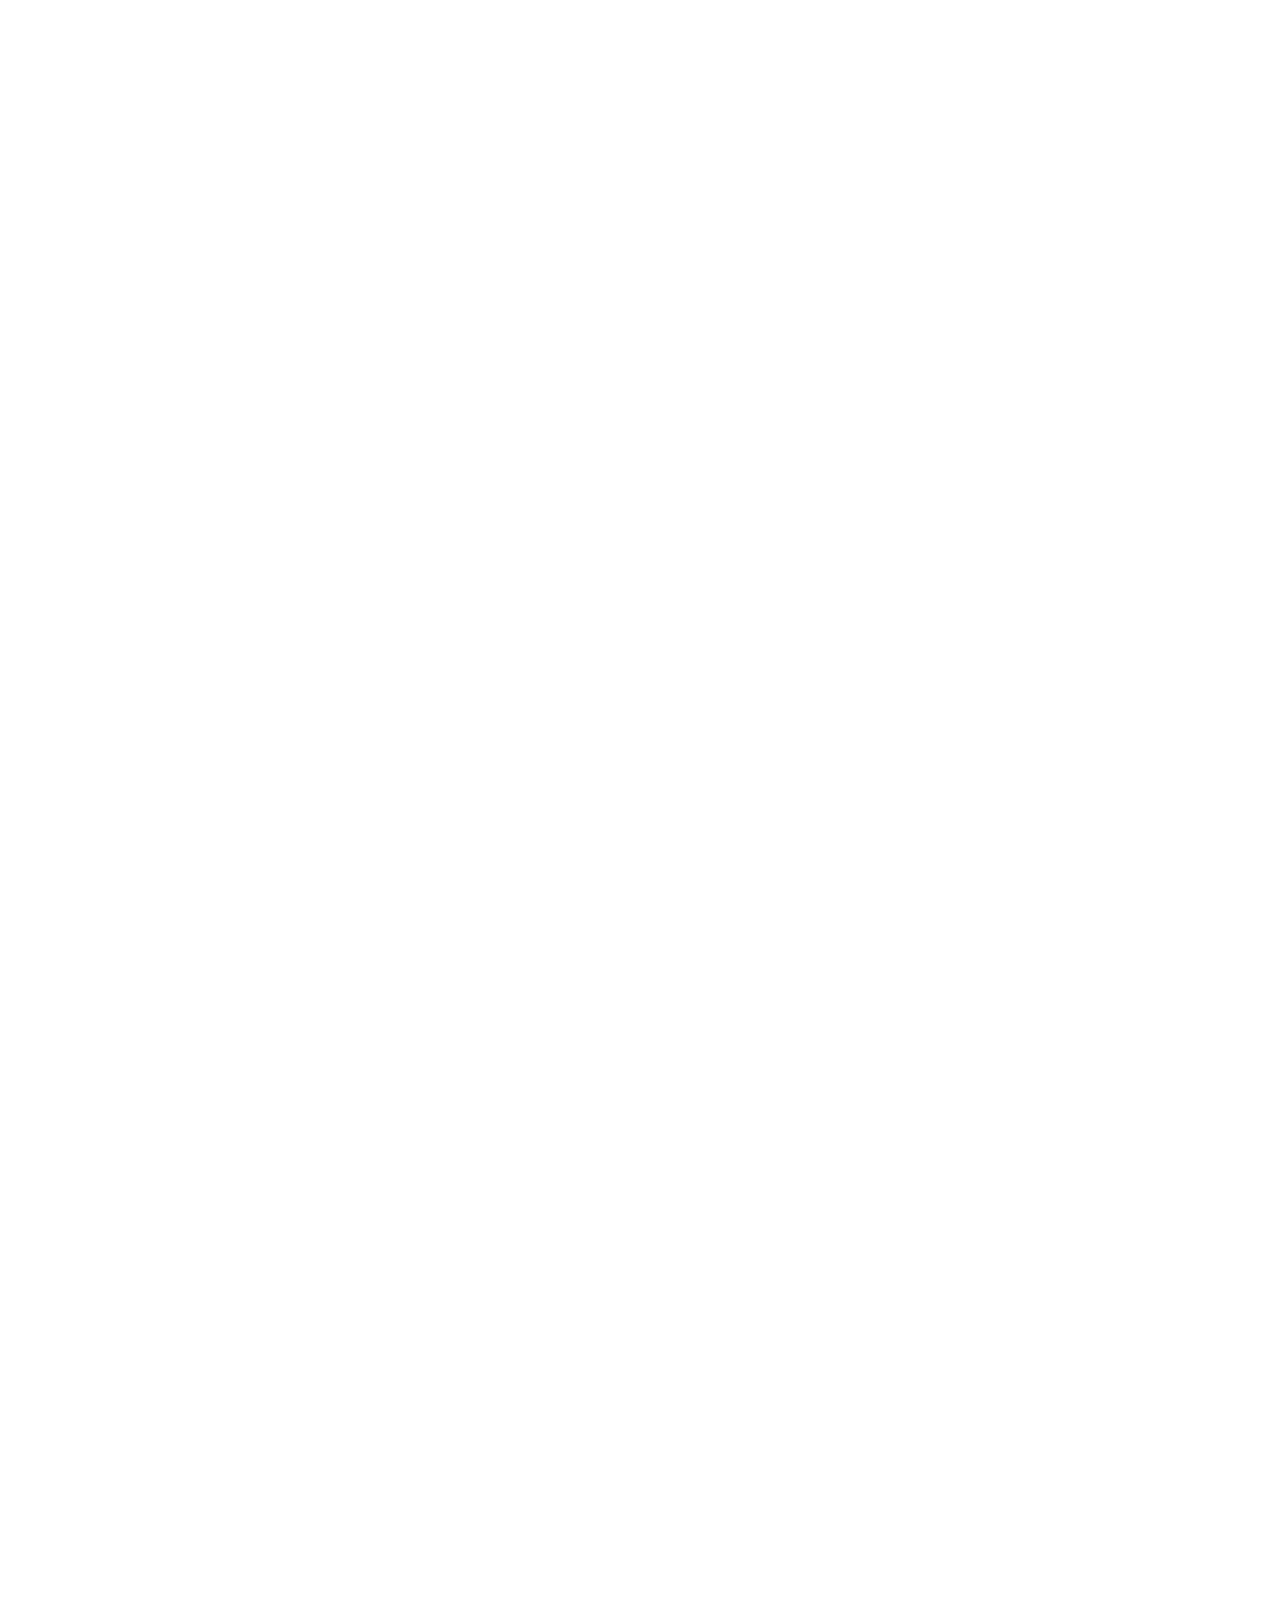
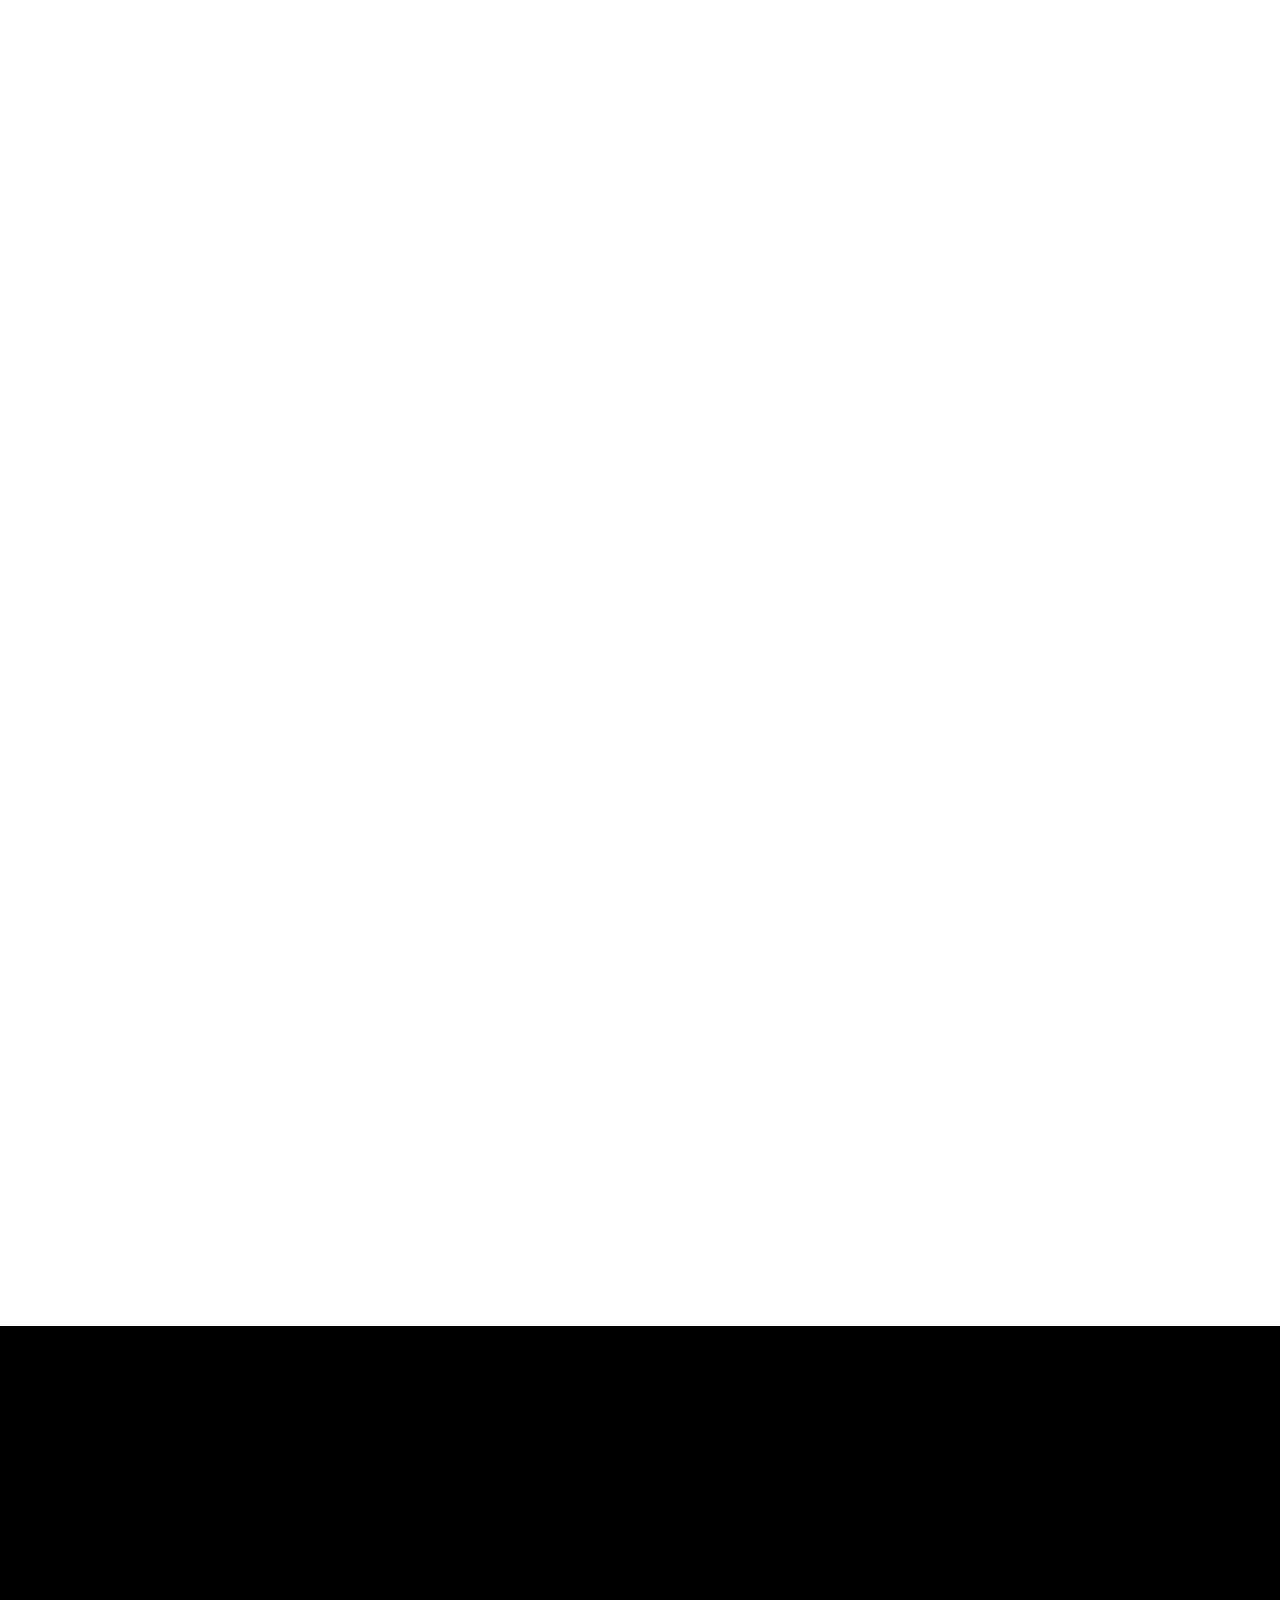
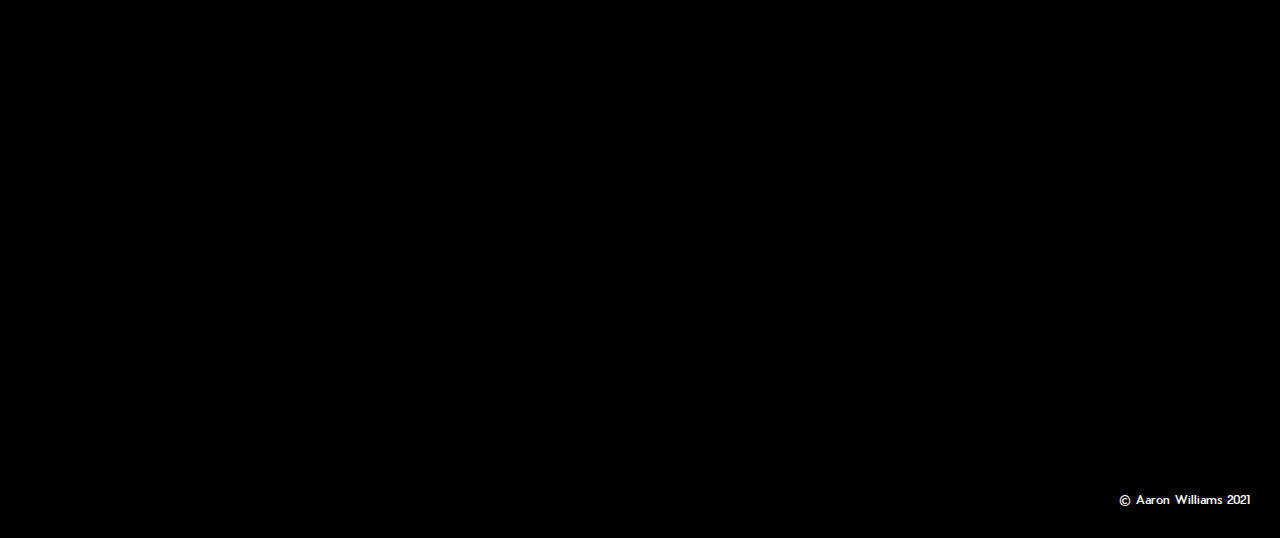
<file: work-ctbto.html>
<!DOCTYPE html>
<html>
<head>
  <meta charset="UTF-8">
  <title>Aaron Williams - Work - CTBTO</title>

  <link rel="stylesheet" href="css/main.css" type="text/css">
  <link rel="stylesheet" href="css/flexboxgrid.min.css" type="text/css">
  <script src="https://cdnjs.cloudflare.com/ajax/libs/jquery/3.4.1/jquery.min.js" integrity="sha256-CSXorXvZcTkaix6Yvo6HppcZGetbYMGWSFlBw8HfCJo=" crossorigin="anonymous"></script>
  <link href="https://unpkg.com/aos@2.3.1/dist/aos.css" rel="stylesheet">
  <script src="https://unpkg.com/aos@2.3.1/dist/aos.js"></script>
  <meta name="viewport" content="width=device-width, initial-scale=1">

</head>
<body>

  <main>
    <a href="index.html" class="logo"><img src="img/logo-inactive.png" height="47" width="101" /></a>

    <nav>
      <ul>
        <li><a href="about.html">About</a></li>
        <li><a class="overlay-switcher active" id="toggle">Work</a></li>
      </ul>
    </nav>

    <!-- Fullscreen navigation -->
    <div class="overlay" id="overlay">
      <nav class="overlay-menu">
        <ul>
          <li><a href="work-ce.html">Code Enigma</a></li>
          <li><a href="work-ctbto.html">CTBTO - United Nations</a></li>
          <li>St John's - Cambridge University - Coming soon</li>
        </ul>
      </nav>
    </div>

    <article role="main" class="case-study">
      <div class="image-container">
        <img src="/img/work/ctbto/lead.jpg" />
      </div>

      <!-- Summary -->
      <div class="summary summary-ctbto" data-aos="fade-in" data-aos-easing="ease-in-sine" data-aos-duration="300">
        <div class="inner">
          <div class="grid">
            <div class="info">
              <span class="subtitle">Client</span>
              <p class="client">CTBTO - United Nations</p>
              <span class="subtitle">Role</span>
              <p>UX Design, UI Design, Frontend Development</p>
            </div>
            <div class="intro">
              <h1>Led the re-design, UX improvement and frontend component library production for a highly complex project</h1>
            </div>
          </div>
        </div>
      </div>

      <!-- Problem statement -->
      <div class="content" data-aos="fade-in" data-aos-easing="ease-in-sine" data-aos-duration="300">
        <h2>Problem statement</h2>
        <p>The CTBTO (Comprehensive Nuclear-Test-Ban Treaty Organisation) Preparatory Commission is a United Nations organisation that is responsible for a global verification regime that ensures a ban on nuclear testing and operating a worldwide monitoring system.</p>
        <p>The organisations website needed to serve as a multi-faceted product, capable of delivering news content, updates with an interactive  map  regarding its global monitoring system and highly customisable event pages.</p>
      </div>

      <!-- Product mockup 1 -->
      <div class="image-full" data-aos="fade-in" data-aos-easing="ease-in-sine" data-aos-duration="300">
        <img src="/img/work/ctbto/webpages.jpg" />
      </div>

      <!-- Project goals -->
      <div class="content" data-aos="fade-in" data-aos-easing="ease-in-sine" data-aos-duration="300">
        <h2>Project goals</h2>
        <div class="goals">
          <div class="odd">
            <p>A content-first approach that improves UX across news articles and in-depth 'stories'</p>
            <p>Improved information architecture and navigation</p>
            <p>Customisable, interactive event pages</p>
          </div>
          <div class="even">
            <p>Improved search functionality for a large number of resources</p>
            <p>Modernised art direction for the organisation's online presence</p>
          </div>
        </div>
      </div>

      <!-- Product mockup 2 -->
      <div class="image-container" data-aos="fade-in" data-aos-easing="ease-in-sine" data-aos-duration="300">
        <img src="/img/work/ctbto/nav.jpg" />
        <span class="caption">Updated navigation</span>
      </div>

      <!-- Solution one  -->
      <div class="content" data-aos="fade-in" data-aos-easing="ease-in-sine" data-aos-duration="300">
        <h2>User Research</h2>
        <p>The website has a wide variety of users (academics, journalists, politicians and school children to name a few), so understanding the requirements of each of these user groups and the user journeys associated with them was paramount in delivering the right product.</p>
        <p>Extensive user research was undertaken with prototyping, personas and interviews conducted. The areas clearly in need of improvement were navigation and content delivery. There is a hefty library of content available and not getting lost amongst it all was key.</p>
      </div>

      <!-- Product mockup 3 -->
      <div class="image-container" data-aos="fade-in" data-aos-easing="ease-in-sine" data-aos-duration="300">
        <img src="/img/work/ctbto/sitemap.jpg" />
        <span class="caption">Extensive IA work</span>
      </div>

      <!-- Solution two  -->
      <div class="content" data-aos="fade-in" data-aos-easing="ease-in-sine" data-aos-duration="300">
        <h2>Content first</h2>
        <p>The website boasts a large amount of content, some of which is quite lengthy and very technical. I introduced a new layout that focused on the golden rules of readability and made chapter navigation a seamless, straightforward experience, while marrying their print branding to their digital persona.</p>
        <p>The result was a much more engaging user experience that works well across both technical articles and educational stories aimed at a younger audience.</p>
      </div>

      <!-- Product mockup 4 -->
      <div class="image-full" data-aos="fade-in" data-aos-easing="ease-in-sine" data-aos-duration="300">
        <img src="/img/work/ctbto/content.jpg" />
        <span class="caption">Building the content pages</span>
      </div>

      <!-- Solution three  -->
      <div class="content" data-aos="fade-in" data-aos-easing="ease-in-sine" data-aos-duration="300">
        <h2>Collaboration</h2>
        <p>As with any large organisation, there are decisions to be made that affect multiple departments and stakeholders.</p>
        <p>Low fidelity wireframes coupled with very regular conversations between the product owner, stakeholders and developers was essential to delivering a quality product that was technically achievable and covered all of the bases.</p>
      </div>

      <!-- Product mockup 5 -->
      <div class="image-container" data-aos="fade-in" data-aos-easing="ease-in-sine" data-aos-duration="300">
        <img src="/img/work/ctbto/wireframes.jpg" />
        <span class="caption">Wireframe all the things</span>
      </div>

      <!-- Solution four  -->
      <div class="content" data-aos="fade-in" data-aos-easing="ease-in-sine" data-aos-duration="300">
        <h2>Frontend component library</h2>
        <p>An important outcome of the project was to produce a reusable frontend library of components for use initially in Drupal but with the flexibility of being able to integrate into any CMS their range of microsite would use in the future.</p>
        <p>I settled on using <a href=“http://patternlab.io”>PatternLab</a> for the library as it’s code snippets are well presented in both pre-processed and compiled markup and stylesheets.</p>
      </div>

      <!-- Product mockup 6 -->
      <div class="image-container" data-aos="fade-in" data-aos-easing="ease-in-sine" data-aos-duration="300">
        <img src="/img/work/ctbto/patternlab.png" />
        <span class="caption">Patternlab as a component library</span>
      </div>

      <!-- Retrospective  -->
      <div class="content" data-aos="fade-in" data-aos-easing="ease-in-sine" data-aos-duration="300">
        <h2>What have I learned</h2>
        <p>Handling multiple conversations and interests is always a challenge for a designer.  This project as taught me that deeply embedding yourself into your client’s decision making process is important in catching potential design pitfalls at the earliest stage and also helps keep the conversation focused.</p>
        <hr>
      </div>

      <!-- Research methods -->
      <div class="content methods" data-aos="fade-in" data-aos-easing="ease-in-sine" data-aos-duration="300">
        <h2>Research methods</h2>
        <div class="goals">
          <div class="odd">
            <p>Stakeholder interviews</p>
            <p>Prototype testing</p>
            <p>User journeys</p>
            <p>Personas</p>
          </div>
          <div class="even">
            <p>Information architecture</p>
            <p>Competitor analysis</p>
            <p>Analytics analysis</p>
            <p>Tree testing</p>
          </div>
        </div>
      </div>

    </article>
  </main>

  <section class="dark">
    <article data-aos="fade-in" data-aos-easing="ease-in-sine" data-aos-duration="800">
      <div class="inner">
        <img src="img/graff.jpg" height="627" width="470" />
        <div class="text">
          <p class="lead-onblack">I get to see some pretty awesome sights on my travels, I should probably start using Instagram</p>
          <a href="https://www.instagram.com/scruffypoos/" class="btn btn-white">Pretty things</a>
        </div>
      </div>
    </article>
  </section>


  <footer>
    <span>&copy; Aaron Williams 2021</span>
  </footer>

  <script src="js/main.min.js"></script>

  <script>
    AOS.init({
      offset: 5
    });
  </script>


</body>
</html>
</file>
<file: css/main.css>
body, html {
  padding: 0;
  margin: 0; }

body {
  margin: 0;
  background: white; }

ul {
  margin: 0;
  padding: 0;
  list-style: none; }

::-moz-selection {
  color: white;
  background: black; }

::selection {
  color: white;
  background: black; }

@font-face {
  font-family: 'pier_sansbold';
  src: url("/fonts/piersans-bold.woff2") format("woff2"), url("/fonts/piersans-bold.woff") format("woff");
  font-weight: normal;
  font-style: normal; }

@font-face {
  font-family: 'pier_sansregular';
  src: url("/fonts/piersans-regular.woff2") format("woff2"), url("/fonts/piersans-regular.woff") format("woff");
  font-weight: normal;
  font-style: normal; }

@font-face {
  font-family: 'pier_sanslight';
  src: url("/fonts/piersans-light.woff2") format("woff2"), url("/fonts/piersans-light.woff") format("woff");
  font-weight: normal;
  font-style: normal; }

@font-face {
  font-family: 'pier_sansmedium';
  src: url("/fonts/piersans-medium.woff2") format("woff2"), url("/fonts/piersans-medium.woff") format("woff");
  font-weight: normal;
  font-style: normal; }

body {
  font-family: "pier_sanslight";
  color: #2d2d2d; }

a {
  -webkit-transition: 0.3s;
  transition: 0.3s; }

h2, h3, .subtitle {
  text-transform: uppercase;
  color: #737373;
  font-weight: normal;
  font-size: 12px;
  margin-bottom: 80px;
  letter-spacing: 2px; }

p {
  margin: 0 auto;
  font-size: 18px;
  line-height: 30px; }
  p a {
    background: -webkit-gradient(linear, left top, right top, from(#731793), to(#f44d6a));
    background: linear-gradient(90deg, #731793 0%, #f44d6a 100%);
    -webkit-background-clip: text;
    -webkit-text-fill-color: transparent;
    position: relative;
    display: inline-block;
    text-decoration: none; }
    p a:hover {
      color: #1d1d1d; }
    p a:before, p a:after {
      content: '';
      background: #1d1d1d;
      position: absolute;
      width: 0;
      height: 2px;
      -webkit-transition: all .3s linear;
      transition: all .3s linear; }
    p a:before {
      top: 0;
      left: 0; }
    p a:after {
      top: 100%;
      right: 0; }
    p a:hover:before, p a:hover:after {
      width: 100%; }

.job-title {
  text-transform: uppercase;
  font-family: "pier_sansmedium";
  font-weight: normal;
  font-size: 16px;
  padding-bottom: 40px;
  display: block; }
  .job-title small {
    display: block;
    padding-top: 5px; }

.lead-onblack {
  font-size: 21px;
  line-height: 30px; }

hr {
  border: none;
  background-color: #ccc;
  height: 1px;
  margin-top: 80px; }
  hr.push {
    margin-bottom: 90px; }

.caption {
  color: #737373;
  font-size: 12px;
  text-align: center;
  display: block;
  padding-top: 5px; }

nav {
  position: absolute;
  right: 30px;
  top: 50px; }
  nav ul li {
    display: inline-block;
    padding-right: 20px; }
    nav ul li:last-child {
      padding-right: 0; }
    nav ul li a {
      text-decoration: none;
      text-transform: uppercase;
      color: #1d1d1d;
      font-size: 14px;
      position: relative;
      font-weight: normal;
      letter-spacing: 1px;
      -webkit-transition: none;
      transition: none;
      cursor: pointer; }
      nav ul li a:hover {
        background: -webkit-gradient(linear, left top, right top, from(#731793), to(#f44d6a));
        background: linear-gradient(90deg, #731793 0%, #f44d6a 100%);
        -webkit-background-clip: text;
        -webkit-text-fill-color: transparent;
        -webkit-transition: none;
        transition: none; }
      nav ul li a.active {
        background: -webkit-gradient(linear, left top, right top, from(#731793), to(#f44d6a));
        background: linear-gradient(90deg, #731793 0%, #f44d6a 100%);
        -webkit-background-clip: text;
        -webkit-text-fill-color: transparent; }
    nav ul li .activated.overlay-switcher::after {
      display: block;
      position: fixed;
      top: 40px;
      right: 40px;
      height: 30px;
      width: 30px;
      z-index: 3;
      content: "";
      background: url("/img/icons/close.svg") no-repeat;
      background-size: contain; }

.overlay {
  position: fixed;
  background: black;
  top: 0;
  left: 0;
  width: 100%;
  height: 0%;
  opacity: 0;
  visibility: hidden;
  -webkit-transition: opacity .35s, visibility .35s, height .35s;
  transition: opacity .35s, visibility .35s, height .35s;
  overflow: hidden;
  z-index: 2; }
  .overlay.open {
    opacity: 1;
    visibility: visible;
    height: 100%; }
    .overlay.open li {
      -webkit-animation: fadeInRight .5s ease forwards;
              animation: fadeInRight .5s ease forwards;
      -webkit-animation-delay: .35s;
              animation-delay: .35s; }
      .overlay.open li:nth-of-type(2) {
        -webkit-animation-delay: .4s;
                animation-delay: .4s; }
      .overlay.open li:nth-of-type(3) {
        -webkit-animation-delay: .45s;
                animation-delay: .45s; }
      .overlay.open li:nth-of-type(4) {
        -webkit-animation-delay: .50s;
                animation-delay: .50s; }
  .overlay nav {
    position: relative;
    height: 70%;
    top: 50%;
    -webkit-transform: translateY(-50%);
            transform: translateY(-50%);
    text-align: center; }
    .overlay nav.overlay-menu {
      right: 0; }
  .overlay ul {
    list-style: none;
    padding: 0;
    margin: 0 auto;
    display: inline-block;
    position: relative;
    height: 100%; }
    .overlay ul li {
      display: block;
      height: 15%;
      height: calc(100% / 4);
      min-height: 30px;
      position: relative;
      opacity: 0;
      padding: 0; }
      .overlay ul li a {
        display: block;
        color: white;
        font-size: 21px;
        text-decoration: none;
        overflow: hidden; }
        .overlay ul li a:hover {
          color: white;
          background: none;
          -webkit-background-clip: unset;
          -webkit-text-fill-color: unset;
          -webkit-transition: none;
          transition: none; }

@-webkit-keyframes fadeInRight {
  0% {
    opacity: 0;
    left: 20%; }
  100% {
    opacity: 1;
    left: 0; } }

@keyframes fadeInRight {
  0% {
    opacity: 0;
    left: 20%; }
  100% {
    opacity: 1;
    left: 0; } }

footer {
  position: relative; }
  footer span {
    position: absolute;
    right: 30px;
    bottom: 30px;
    font-family: "pier_sansmedium";
    font-size: 12px;
    color: white; }

aside {
  height: 100%; }
  aside span {
    background: #731793;
    background: linear-gradient(120deg, #731793 0%, #f44d6a 100%);
    padding: 30px; }
  aside p {
    color: white;
    font-size: 16px;
    line-height: 26px;
    margin: 0;
    padding-right: 0; }
  aside a {
    display: inline-block;
    text-transform: uppercase;
    text-decoration: none;
    font-size: 12px;
    font-family: "pier_sansmedium";
    background: white;
    padding: 8px 15px;
    color: #902389;
    margin: 20px 0 0;
    border: 2px solid rgba(255, 255, 255, 0); }
    aside a:hover {
      background: none;
      border: 2px solid white;
      color: white; }
  aside img {
    width: auto; }

#strip-middle {
  background: url("/img/aaron.jpg") no-repeat;
  background-size: cover; }
  #strip-middle span {
    position: absolute;
    bottom: 0; }

#strip-right {
  background: url("/img/drupalcon.jpg") no-repeat;
  background-size: cover; }
  #strip-right span {
    position: absolute;
    padding: 30px 20px; }

#strip-double {
  position: fixed;
  right: 0; }
  #strip-double .masonry {
    -webkit-transition: all .5s ease-in-out;
    transition: all .5s ease-in-out;
    -webkit-column-gap: 30px;
       -moz-column-gap: 30px;
            column-gap: 30px;
    -webkit-column-fill: initial;
       -moz-column-fill: initial;
            column-fill: initial; }
    #strip-double .masonry .brick {
      margin-bottom: 30px;
      display: inline-block;
      vertical-align: top; }
      #strip-double .masonry .brick img {
        max-width: 100%;
        vertical-align: middle; }
  #strip-double .masonry.gutterless {
    -webkit-column-gap: 0;
       -moz-column-gap: 0;
            column-gap: 0; }
    #strip-double .masonry.gutterless .brick {
      margin-bottom: 0; }

/* Masonry on tablets */
@media only screen and (min-width: 768px) and (max-width: 1023px) {
  .masonry {
    -webkit-column-count: 2;
       -moz-column-count: 2;
            column-count: 2; } }

/* Masonry on big screens */
@media only screen and (min-width: 1024px) {
  .desc {
    font-size: 1.25em; }
  .intro {
    letter-spacing: 1px; }
  .masonry {
    -webkit-column-count: 2;
       -moz-column-count: 2;
            column-count: 2; } }

.social {
  padding-top: 30px; }
  .social .icon-behance {
    -webkit-mask: url("/img/icons/behance.svg");
            mask: url("/img/icons/behance.svg"); }
  .social .icon-linkedin {
    -webkit-mask: url("/img/icons/linkedin.svg");
            mask: url("/img/icons/linkedin.svg"); }
  .social .icon-dribbble {
    -webkit-mask: url("/img/icons/dribbble.svg");
            mask: url("/img/icons/dribbble.svg"); }
  .social .icon {
    display: inline-block;
    width: 20px;
    height: 20px;
    margin-right: 15px;
    background: #2d2d2d;
    -webkit-mask-size: cover;
            mask-size: cover; }
    .social .icon:hover, .social .icon :focus {
      background: -webkit-gradient(linear, left top, right top, from(#731793), to(#f44d6a));
      background: linear-gradient(90deg, #731793 0%, #f44d6a 100%);
      cursor: pointer; }
  .social .icon-wide {
    display: inline-block;
    width: 32px;
    height: 20px;
    margin-right: 15px;
    background: #2d2d2d;
    -webkit-mask-size: cover;
            mask-size: cover; }
    .social .icon-wide:hover, .social .icon-wide :focus {
      background: -webkit-gradient(linear, left top, right top, from(#731793), to(#f44d6a));
      background: linear-gradient(90deg, #731793 0%, #f44d6a 100%);
      cursor: pointer; }

.about-contact {
  margin: 0;
  padding: 0; }
  .about-contact li {
    line-height: 35px; }
    .about-contact li.push {
      padding-bottom: 20px; }
    .about-contact li a {
      text-decoration: none;
      font-size: 18px;
      background: -webkit-gradient(linear, left top, right top, from(#731793), to(#f44d6a));
      background: linear-gradient(90deg, #731793 0%, #f44d6a 100%);
      -webkit-background-clip: text;
      -webkit-text-fill-color: transparent;
      position: relative;
      display: inline-block;
      text-decoration: none; }
      .about-contact li a:hover {
        background: -webkit-gradient(linear, left top, right top, from(#2d2d2d), to(#2d2d2d));
        background: linear-gradient(90deg, #2d2d2d 0%, #2d2d2d 100%);
        -webkit-background-clip: text;
        -webkit-text-fill-color: transparent; }
      .about-contact li a.mail {
        background: -webkit-gradient(linear, left top, right top, from(#2d2d2d), to(#2d2d2d));
        background: linear-gradient(90deg, #2d2d2d 0%, #2d2d2d 100%);
        -webkit-background-clip: text;
        -webkit-text-fill-color: transparent; }
        .about-contact li a.mail:hover {
          background: -webkit-gradient(linear, left top, right top, from(#731793), to(#f44d6a));
          background: linear-gradient(90deg, #731793 0%, #f44d6a 100%);
          -webkit-background-clip: text;
          -webkit-text-fill-color: transparent; }

.goals {
  width: 100%;
  display: inline-grid;
  grid-template-columns: 1fr 1fr;
  grid-column-gap: 40px; }
  .goals .odd, .goals .even {
    display: block; }
    .goals .odd p, .goals .even p {
      padding-left: 12px;
      position: relative; }
      .goals .odd p::before, .goals .even p::before {
        display: block;
        position: absolute;
        content: "";
        height: 6px;
        width: 10px;
        top: 13px;
        left: 0;
        background: url("/img/icons/bullet.svg") no-repeat;
        background-size: contain; }

main {
  display: block;
  background: white;
  height: auto; }

main.intro {
  height: 100vh; }

.dark {
  background: black;
  display: block;
  padding: 10vh 0;
  color: white;
  position: relative; }
  .dark article {
    width: 960px;
    margin: 0 auto;
    display: block; }
    .dark article img {
      height: 90vh;
      width: auto;
      max-height: 627px;
      text-align: right; }
    .dark article .inner {
      display: inline-grid;
      grid-template-columns: 1fr 1fr;
      grid-column-gap: 30px;
      -webkit-box-align: center;
              align-items: center; }
      .dark article .inner p {
        padding-bottom: 20px; }

main .content .dropdown {
  height: 40px;
  max-width: 100%;
  overflow: hidden;
  -webkit-transition: all 0.2s ease-out;
  transition: all 0.2s ease-out;
  cursor: pointer; }
  main .content .dropdown__header {
    pointer-events: none;
    display: block;
    text-align: center;
    text-transform: uppercase;
    padding: 10px;
    padding-bottom: 10px;
    position: relative;
    width: 200px;
    margin: 0 auto 60px; }
    main .content .dropdown__header::before {
      position: absolute;
      right: 0;
      top: 15px;
      display: block;
      height: 10px;
      width: 10px;
      background: url("/img/icons/plus.svg") no-repeat;
      content: "";
      background-size: contain; }

main .is-expanded .dropdown__header::before {
  background: url("/img/icons/minus.svg") no-repeat; }

.case-study {
  width: 100%;
  margin: 0;
  position: relative;
  top: 0;
  left: 0;
  margin-top: 130px;
  -webkit-transform: translate(0, 0);
          transform: translate(0, 0);
  position: relative; }
  .case-study .image-container {
    max-width: 1200px;
    display: block;
    margin: 100px auto 0; }
    .case-study .image-container img {
      width: 100%; }
  .case-study .summary {
    max-width: 960px;
    margin: -50px auto 0;
    display: block;
    position: relative;
    background: #4932E8; }
    .case-study .summary .inner {
      max-width: 700px;
      margin: 0 auto;
      padding: 30px 0;
      color: white;
      display: block; }
      .case-study .summary .inner .grid {
        width: 100%;
        display: inline-grid;
        grid-template-columns: 40% 60%;
        grid-column-gap: 30px; }
    .case-study .summary .subtitle {
      color: white; }
    .case-study .summary .info .client {
      padding-bottom: 20px; }
    .case-study .summary .info p {
      font-size: 15px;
      line-height: 25px; }
    .case-study .summary .intro h1 {
      line-height: 38px; }
    .case-study .summary.summary-ctbto {
      background: #0292b2; }
  .case-study .content {
    margin-top: 80px; }
    .case-study .content h2 {
      margin-bottom: 40px; }
    .case-study .content.methods {
      padding-top: 0;
      padding-bottom: 100px; }
  .case-study .image-full {
    width: 100%;
    padding: 80px 0 40px;
    overflow: hidden; }
    .case-study .image-full img {
      max-width: 100%;
      min-width: 1000px; }

@media only screen and (max-width: 1020px) {
  .dark article {
    width: auto;
    padding-left: 30px;
    padding-right: 30px; }
    .dark article img {
      height: auto;
      width: 100%;
      max-height: none; }
    .dark article .inner {
      display: inline-grid;
      grid-template-columns: 1fr;
      grid-column-gap: 30px;
      -webkit-box-align: center;
              align-items: center; }
      .dark article .inner p {
        font-size: 20px;
        padding-top: 20px;
        padding-bottom: 20px; }
  .case-study .summary .inner {
    padding: 30px 30px; }
    .case-study .summary .inner h1 {
      padding-right: 30px; }
    .case-study .summary .inner .info p {
      font-size: 13px; } }

@media only screen and (max-width: 800px) {
  .case-study .image-full img {
    margin-left: -100px; } }

.btn {
  text-transform: uppercase;
  text-decoration: none;
  background: #2d2d2d;
  padding: 10px 15px;
  font-size: 15px;
  font-family: "pier_sansmedium";
  display: inline-block;
  -webkit-transition: 0;
  transition: 0;
  letter-spacing: 1px; }
  .btn:hover, .btn :focus {
    background: -webkit-gradient(linear, left top, right top, from(#731793), to(#f44d6a));
    background: linear-gradient(90deg, #731793 0%, #f44d6a 100%); }

.btn-white {
  background-color: white;
  color: black; }

.btn-black {
  background-color: black;
  color: white; }

.btn-black-outline {
  background-color: white;
  color: black;
  border: 2px solid black;
  font-size: 13px; }
  .btn-black-outline:hover {
    color: white; }

main .logo {
  position: absolute;
  top: 30px;
  left: 30px; }

main article {
  width: 960px;
  margin: 0 auto;
  position: absolute;
  top: 50%;
  left: 50%;
  -webkit-transform: translate(-50%, -50%);
          transform: translate(-50%, -50%); }
  main article h1 {
    margin: 0;
    font-size: 30px;
    max-width: 700px;
    line-height: 41px;
    font-family: "pier_sansmedium";
    font-weight: normal; }

main .content {
  max-width: 700px;
  margin: 150px auto 0;
  position: relative;
  top: 0;
  left: 0;
  -webkit-transform: translate(0, 0);
          transform: translate(0, 0);
  padding: 30px; }
  main .content h1 {
    margin-bottom: 40px; }
  main .content p {
    padding-bottom: 20px; }
  main .content .btn {
    margin-top: 20px; }
  main .content section {
    margin-bottom: 80px; }

@media only screen and (max-width: 1020px) {
  main article {
    left: 30px;
    -webkit-transform: translate(0, -40%);
            transform: translate(0, -40%);
    width: auto;
    padding-right: 30px; }
    main article h1 {
      font-size: 25px;
      line-height: 35px; } }

@-webkit-keyframes fadeIn {
  from {
    opacity: 0; }
  to {
    opacity: 1; } }

@keyframes fadeIn {
  from {
    opacity: 0; }
  to {
    opacity: 1; } }

main.intro article {
  opacity: 0;
  /* make things invisible upon start */
  -webkit-animation: fadeIn ease-in 1;
  /* call our keyframe named fadeIn, use animattion ease-in and repeat it only 1 time */
  animation: fadeIn ease-in 1;
  -webkit-animation-fill-mode: forwards;
  /* this makes sure that after animation is done we remain at the last keyframe value (opacity: 1)*/
  animation-fill-mode: forwards;
  -webkit-animation-duration: 1s;
  animation-duration: 1s; }
</file>
<file: css/flexboxgrid.min.css>
.container,.container-fluid{margin-right:auto;margin-left:auto}.container-fluid{padding-right:2rem;padding-left:2rem}.row{box-sizing:border-box;display:-webkit-box;display:-ms-flexbox;display:flex;-webkit-box-flex:0;-ms-flex:0 1 auto;flex:0 1 auto;-webkit-box-orient:horizontal;-webkit-box-direction:normal;-ms-flex-direction:row;flex-direction:row;-ms-flex-wrap:wrap;flex-wrap:wrap;margin-right:-.5rem;margin-left:-.5rem}.row.reverse{-webkit-box-orient:horizontal;-webkit-box-direction:reverse;-ms-flex-direction:row-reverse;flex-direction:row-reverse}.col.reverse{-webkit-box-orient:vertical;-webkit-box-direction:reverse;-ms-flex-direction:column-reverse;flex-direction:column-reverse}.col-xs,.col-xs-1,.col-xs-10,.col-xs-11,.col-xs-12,.col-xs-2,.col-xs-3,.col-xs-4,.col-xs-5,.col-xs-6,.col-xs-7,.col-xs-8,.col-xs-9,.col-xs-offset-0,.col-xs-offset-1,.col-xs-offset-10,.col-xs-offset-11,.col-xs-offset-12,.col-xs-offset-2,.col-xs-offset-3,.col-xs-offset-4,.col-xs-offset-5,.col-xs-offset-6,.col-xs-offset-7,.col-xs-offset-8,.col-xs-offset-9{box-sizing:border-box;-webkit-box-flex:0;-ms-flex:0 0 auto;flex:0 0 auto;padding-right:.5rem;padding-left:.5rem}.col-xs{-webkit-box-flex:1;-ms-flex-positive:1;flex-grow:1;-ms-flex-preferred-size:0;flex-basis:0;max-width:100%}.col-xs-1{-ms-flex-preferred-size:8.33333333%;flex-basis:8.33333333%;max-width:8.33333333%}.col-xs-2{-ms-flex-preferred-size:16.66666667%;flex-basis:16.66666667%;max-width:16.66666667%}.col-xs-3{-ms-flex-preferred-size:25%;flex-basis:25%;max-width:25%}.col-xs-4{-ms-flex-preferred-size:33.33333333%;flex-basis:33.33333333%;max-width:33.33333333%}.col-xs-5{-ms-flex-preferred-size:41.66666667%;flex-basis:41.66666667%;max-width:41.66666667%}.col-xs-6{-ms-flex-preferred-size:50%;flex-basis:50%;max-width:50%}.col-xs-7{-ms-flex-preferred-size:58.33333333%;flex-basis:58.33333333%;max-width:58.33333333%}.col-xs-8{-ms-flex-preferred-size:66.66666667%;flex-basis:66.66666667%;max-width:66.66666667%}.col-xs-9{-ms-flex-preferred-size:75%;flex-basis:75%;max-width:75%}.col-xs-10{-ms-flex-preferred-size:83.33333333%;flex-basis:83.33333333%;max-width:83.33333333%}.col-xs-11{-ms-flex-preferred-size:91.66666667%;flex-basis:91.66666667%;max-width:91.66666667%}.col-xs-12{-ms-flex-preferred-size:100%;flex-basis:100%;max-width:100%}.col-xs-offset-0{margin-left:0}.col-xs-offset-1{margin-left:8.33333333%}.col-xs-offset-2{margin-left:16.66666667%}.col-xs-offset-3{margin-left:25%}.col-xs-offset-4{margin-left:33.33333333%}.col-xs-offset-5{margin-left:41.66666667%}.col-xs-offset-6{margin-left:50%}.col-xs-offset-7{margin-left:58.33333333%}.col-xs-offset-8{margin-left:66.66666667%}.col-xs-offset-9{margin-left:75%}.col-xs-offset-10{margin-left:83.33333333%}.col-xs-offset-11{margin-left:91.66666667%}.start-xs{-webkit-box-pack:start;-ms-flex-pack:start;justify-content:flex-start;text-align:start}.center-xs{-webkit-box-pack:center;-ms-flex-pack:center;justify-content:center;text-align:center}.end-xs{-webkit-box-pack:end;-ms-flex-pack:end;justify-content:flex-end;text-align:end}.top-xs{-webkit-box-align:start;-ms-flex-align:start;align-items:flex-start}.middle-xs{-webkit-box-align:center;-ms-flex-align:center;align-items:center}.bottom-xs{-webkit-box-align:end;-ms-flex-align:end;align-items:flex-end}.around-xs{-ms-flex-pack:distribute;justify-content:space-around}.between-xs{-webkit-box-pack:justify;-ms-flex-pack:justify;justify-content:space-between}.first-xs{-webkit-box-ordinal-group:0;-ms-flex-order:-1;order:-1}.last-xs{-webkit-box-ordinal-group:2;-ms-flex-order:1;order:1}@media only screen and (min-width:48em){.container{width:49rem}.col-sm,.col-sm-1,.col-sm-10,.col-sm-11,.col-sm-12,.col-sm-2,.col-sm-3,.col-sm-4,.col-sm-5,.col-sm-6,.col-sm-7,.col-sm-8,.col-sm-9,.col-sm-offset-0,.col-sm-offset-1,.col-sm-offset-10,.col-sm-offset-11,.col-sm-offset-12,.col-sm-offset-2,.col-sm-offset-3,.col-sm-offset-4,.col-sm-offset-5,.col-sm-offset-6,.col-sm-offset-7,.col-sm-offset-8,.col-sm-offset-9{box-sizing:border-box;-webkit-box-flex:0;-ms-flex:0 0 auto;flex:0 0 auto;padding-right:.5rem;padding-left:.5rem}.col-sm{-webkit-box-flex:1;-ms-flex-positive:1;flex-grow:1;-ms-flex-preferred-size:0;flex-basis:0;max-width:100%}.col-sm-1{-ms-flex-preferred-size:8.33333333%;flex-basis:8.33333333%;max-width:8.33333333%}.col-sm-2{-ms-flex-preferred-size:16.66666667%;flex-basis:16.66666667%;max-width:16.66666667%}.col-sm-3{-ms-flex-preferred-size:25%;flex-basis:25%;max-width:25%}.col-sm-4{-ms-flex-preferred-size:33.33333333%;flex-basis:33.33333333%;max-width:33.33333333%}.col-sm-5{-ms-flex-preferred-size:41.66666667%;flex-basis:41.66666667%;max-width:41.66666667%}.col-sm-6{-ms-flex-preferred-size:50%;flex-basis:50%;max-width:50%}.col-sm-7{-ms-flex-preferred-size:58.33333333%;flex-basis:58.33333333%;max-width:58.33333333%}.col-sm-8{-ms-flex-preferred-size:66.66666667%;flex-basis:66.66666667%;max-width:66.66666667%}.col-sm-9{-ms-flex-preferred-size:75%;flex-basis:75%;max-width:75%}.col-sm-10{-ms-flex-preferred-size:83.33333333%;flex-basis:83.33333333%;max-width:83.33333333%}.col-sm-11{-ms-flex-preferred-size:91.66666667%;flex-basis:91.66666667%;max-width:91.66666667%}.col-sm-12{-ms-flex-preferred-size:100%;flex-basis:100%;max-width:100%}.col-sm-offset-0{margin-left:0}.col-sm-offset-1{margin-left:8.33333333%}.col-sm-offset-2{margin-left:16.66666667%}.col-sm-offset-3{margin-left:25%}.col-sm-offset-4{margin-left:33.33333333%}.col-sm-offset-5{margin-left:41.66666667%}.col-sm-offset-6{margin-left:50%}.col-sm-offset-7{margin-left:58.33333333%}.col-sm-offset-8{margin-left:66.66666667%}.col-sm-offset-9{margin-left:75%}.col-sm-offset-10{margin-left:83.33333333%}.col-sm-offset-11{margin-left:91.66666667%}.start-sm{-webkit-box-pack:start;-ms-flex-pack:start;justify-content:flex-start;text-align:start}.center-sm{-webkit-box-pack:center;-ms-flex-pack:center;justify-content:center;text-align:center}.end-sm{-webkit-box-pack:end;-ms-flex-pack:end;justify-content:flex-end;text-align:end}.top-sm{-webkit-box-align:start;-ms-flex-align:start;align-items:flex-start}.middle-sm{-webkit-box-align:center;-ms-flex-align:center;align-items:center}.bottom-sm{-webkit-box-align:end;-ms-flex-align:end;align-items:flex-end}.around-sm{-ms-flex-pack:distribute;justify-content:space-around}.between-sm{-webkit-box-pack:justify;-ms-flex-pack:justify;justify-content:space-between}.first-sm{-webkit-box-ordinal-group:0;-ms-flex-order:-1;order:-1}.last-sm{-webkit-box-ordinal-group:2;-ms-flex-order:1;order:1}}@media only screen and (min-width:64em){.container{width:65rem}.col-md,.col-md-1,.col-md-10,.col-md-11,.col-md-12,.col-md-2,.col-md-3,.col-md-4,.col-md-5,.col-md-6,.col-md-7,.col-md-8,.col-md-9,.col-md-offset-0,.col-md-offset-1,.col-md-offset-10,.col-md-offset-11,.col-md-offset-12,.col-md-offset-2,.col-md-offset-3,.col-md-offset-4,.col-md-offset-5,.col-md-offset-6,.col-md-offset-7,.col-md-offset-8,.col-md-offset-9{box-sizing:border-box;-webkit-box-flex:0;-ms-flex:0 0 auto;flex:0 0 auto;padding-right:.5rem;padding-left:.5rem}.col-md{-webkit-box-flex:1;-ms-flex-positive:1;flex-grow:1;-ms-flex-preferred-size:0;flex-basis:0;max-width:100%}.col-md-1{-ms-flex-preferred-size:8.33333333%;flex-basis:8.33333333%;max-width:8.33333333%}.col-md-2{-ms-flex-preferred-size:16.66666667%;flex-basis:16.66666667%;max-width:16.66666667%}.col-md-3{-ms-flex-preferred-size:25%;flex-basis:25%;max-width:25%}.col-md-4{-ms-flex-preferred-size:33.33333333%;flex-basis:33.33333333%;max-width:33.33333333%}.col-md-5{-ms-flex-preferred-size:41.66666667%;flex-basis:41.66666667%;max-width:41.66666667%}.col-md-6{-ms-flex-preferred-size:50%;flex-basis:50%;max-width:50%}.col-md-7{-ms-flex-preferred-size:58.33333333%;flex-basis:58.33333333%;max-width:58.33333333%}.col-md-8{-ms-flex-preferred-size:66.66666667%;flex-basis:66.66666667%;max-width:66.66666667%}.col-md-9{-ms-flex-preferred-size:75%;flex-basis:75%;max-width:75%}.col-md-10{-ms-flex-preferred-size:83.33333333%;flex-basis:83.33333333%;max-width:83.33333333%}.col-md-11{-ms-flex-preferred-size:91.66666667%;flex-basis:91.66666667%;max-width:91.66666667%}.col-md-12{-ms-flex-preferred-size:100%;flex-basis:100%;max-width:100%}.col-md-offset-0{margin-left:0}.col-md-offset-1{margin-left:8.33333333%}.col-md-offset-2{margin-left:16.66666667%}.col-md-offset-3{margin-left:25%}.col-md-offset-4{margin-left:33.33333333%}.col-md-offset-5{margin-left:41.66666667%}.col-md-offset-6{margin-left:50%}.col-md-offset-7{margin-left:58.33333333%}.col-md-offset-8{margin-left:66.66666667%}.col-md-offset-9{margin-left:75%}.col-md-offset-10{margin-left:83.33333333%}.col-md-offset-11{margin-left:91.66666667%}.start-md{-webkit-box-pack:start;-ms-flex-pack:start;justify-content:flex-start;text-align:start}.center-md{-webkit-box-pack:center;-ms-flex-pack:center;justify-content:center;text-align:center}.end-md{-webkit-box-pack:end;-ms-flex-pack:end;justify-content:flex-end;text-align:end}.top-md{-webkit-box-align:start;-ms-flex-align:start;align-items:flex-start}.middle-md{-webkit-box-align:center;-ms-flex-align:center;align-items:center}.bottom-md{-webkit-box-align:end;-ms-flex-align:end;align-items:flex-end}.around-md{-ms-flex-pack:distribute;justify-content:space-around}.between-md{-webkit-box-pack:justify;-ms-flex-pack:justify;justify-content:space-between}.first-md{-webkit-box-ordinal-group:0;-ms-flex-order:-1;order:-1}.last-md{-webkit-box-ordinal-group:2;-ms-flex-order:1;order:1}}@media only screen and (min-width:75em){.container{width:76rem}.col-lg,.col-lg-1,.col-lg-10,.col-lg-11,.col-lg-12,.col-lg-2,.col-lg-3,.col-lg-4,.col-lg-5,.col-lg-6,.col-lg-7,.col-lg-8,.col-lg-9,.col-lg-offset-0,.col-lg-offset-1,.col-lg-offset-10,.col-lg-offset-11,.col-lg-offset-12,.col-lg-offset-2,.col-lg-offset-3,.col-lg-offset-4,.col-lg-offset-5,.col-lg-offset-6,.col-lg-offset-7,.col-lg-offset-8,.col-lg-offset-9{box-sizing:border-box;-webkit-box-flex:0;-ms-flex:0 0 auto;flex:0 0 auto;padding-right:.5rem;padding-left:.5rem}.col-lg{-webkit-box-flex:1;-ms-flex-positive:1;flex-grow:1;-ms-flex-preferred-size:0;flex-basis:0;max-width:100%}.col-lg-1{-ms-flex-preferred-size:8.33333333%;flex-basis:8.33333333%;max-width:8.33333333%}.col-lg-2{-ms-flex-preferred-size:16.66666667%;flex-basis:16.66666667%;max-width:16.66666667%}.col-lg-3{-ms-flex-preferred-size:25%;flex-basis:25%;max-width:25%}.col-lg-4{-ms-flex-preferred-size:33.33333333%;flex-basis:33.33333333%;max-width:33.33333333%}.col-lg-5{-ms-flex-preferred-size:41.66666667%;flex-basis:41.66666667%;max-width:41.66666667%}.col-lg-6{-ms-flex-preferred-size:50%;flex-basis:50%;max-width:50%}.col-lg-7{-ms-flex-preferred-size:58.33333333%;flex-basis:58.33333333%;max-width:58.33333333%}.col-lg-8{-ms-flex-preferred-size:66.66666667%;flex-basis:66.66666667%;max-width:66.66666667%}.col-lg-9{-ms-flex-preferred-size:75%;flex-basis:75%;max-width:75%}.col-lg-10{-ms-flex-preferred-size:83.33333333%;flex-basis:83.33333333%;max-width:83.33333333%}.col-lg-11{-ms-flex-preferred-size:91.66666667%;flex-basis:91.66666667%;max-width:91.66666667%}.col-lg-12{-ms-flex-preferred-size:100%;flex-basis:100%;max-width:100%}.col-lg-offset-0{margin-left:0}.col-lg-offset-1{margin-left:8.33333333%}.col-lg-offset-2{margin-left:16.66666667%}.col-lg-offset-3{margin-left:25%}.col-lg-offset-4{margin-left:33.33333333%}.col-lg-offset-5{margin-left:41.66666667%}.col-lg-offset-6{margin-left:50%}.col-lg-offset-7{margin-left:58.33333333%}.col-lg-offset-8{margin-left:66.66666667%}.col-lg-offset-9{margin-left:75%}.col-lg-offset-10{margin-left:83.33333333%}.col-lg-offset-11{margin-left:91.66666667%}.start-lg{-webkit-box-pack:start;-ms-flex-pack:start;justify-content:flex-start;text-align:start}.center-lg{-webkit-box-pack:center;-ms-flex-pack:center;justify-content:center;text-align:center}.end-lg{-webkit-box-pack:end;-ms-flex-pack:end;justify-content:flex-end;text-align:end}.top-lg{-webkit-box-align:start;-ms-flex-align:start;align-items:flex-start}.middle-lg{-webkit-box-align:center;-ms-flex-align:center;align-items:center}.bottom-lg{-webkit-box-align:end;-ms-flex-align:end;align-items:flex-end}.around-lg{-ms-flex-pack:distribute;justify-content:space-around}.between-lg{-webkit-box-pack:justify;-ms-flex-pack:justify;justify-content:space-between}.first-lg{-webkit-box-ordinal-group:0;-ms-flex-order:-1;order:-1}.last-lg{-webkit-box-ordinal-group:2;-ms-flex-order:1;order:1}}
</file>
